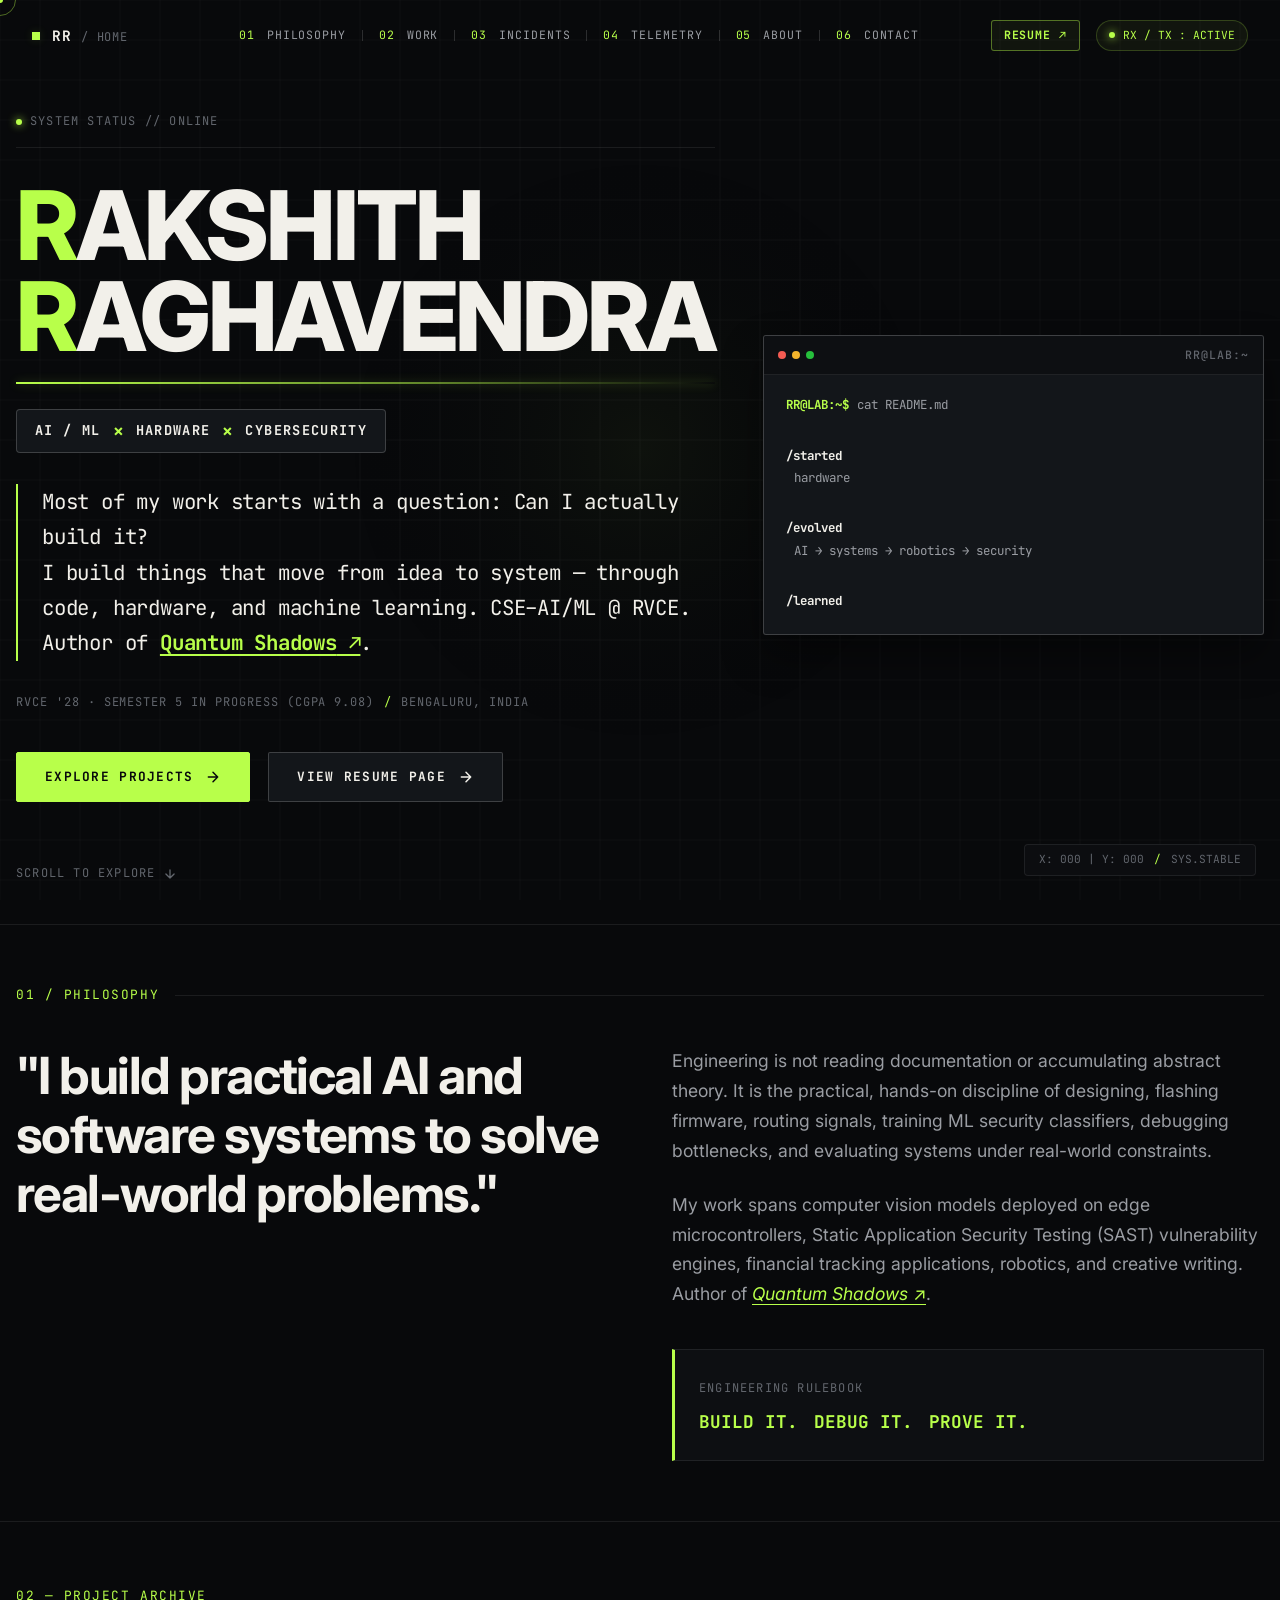
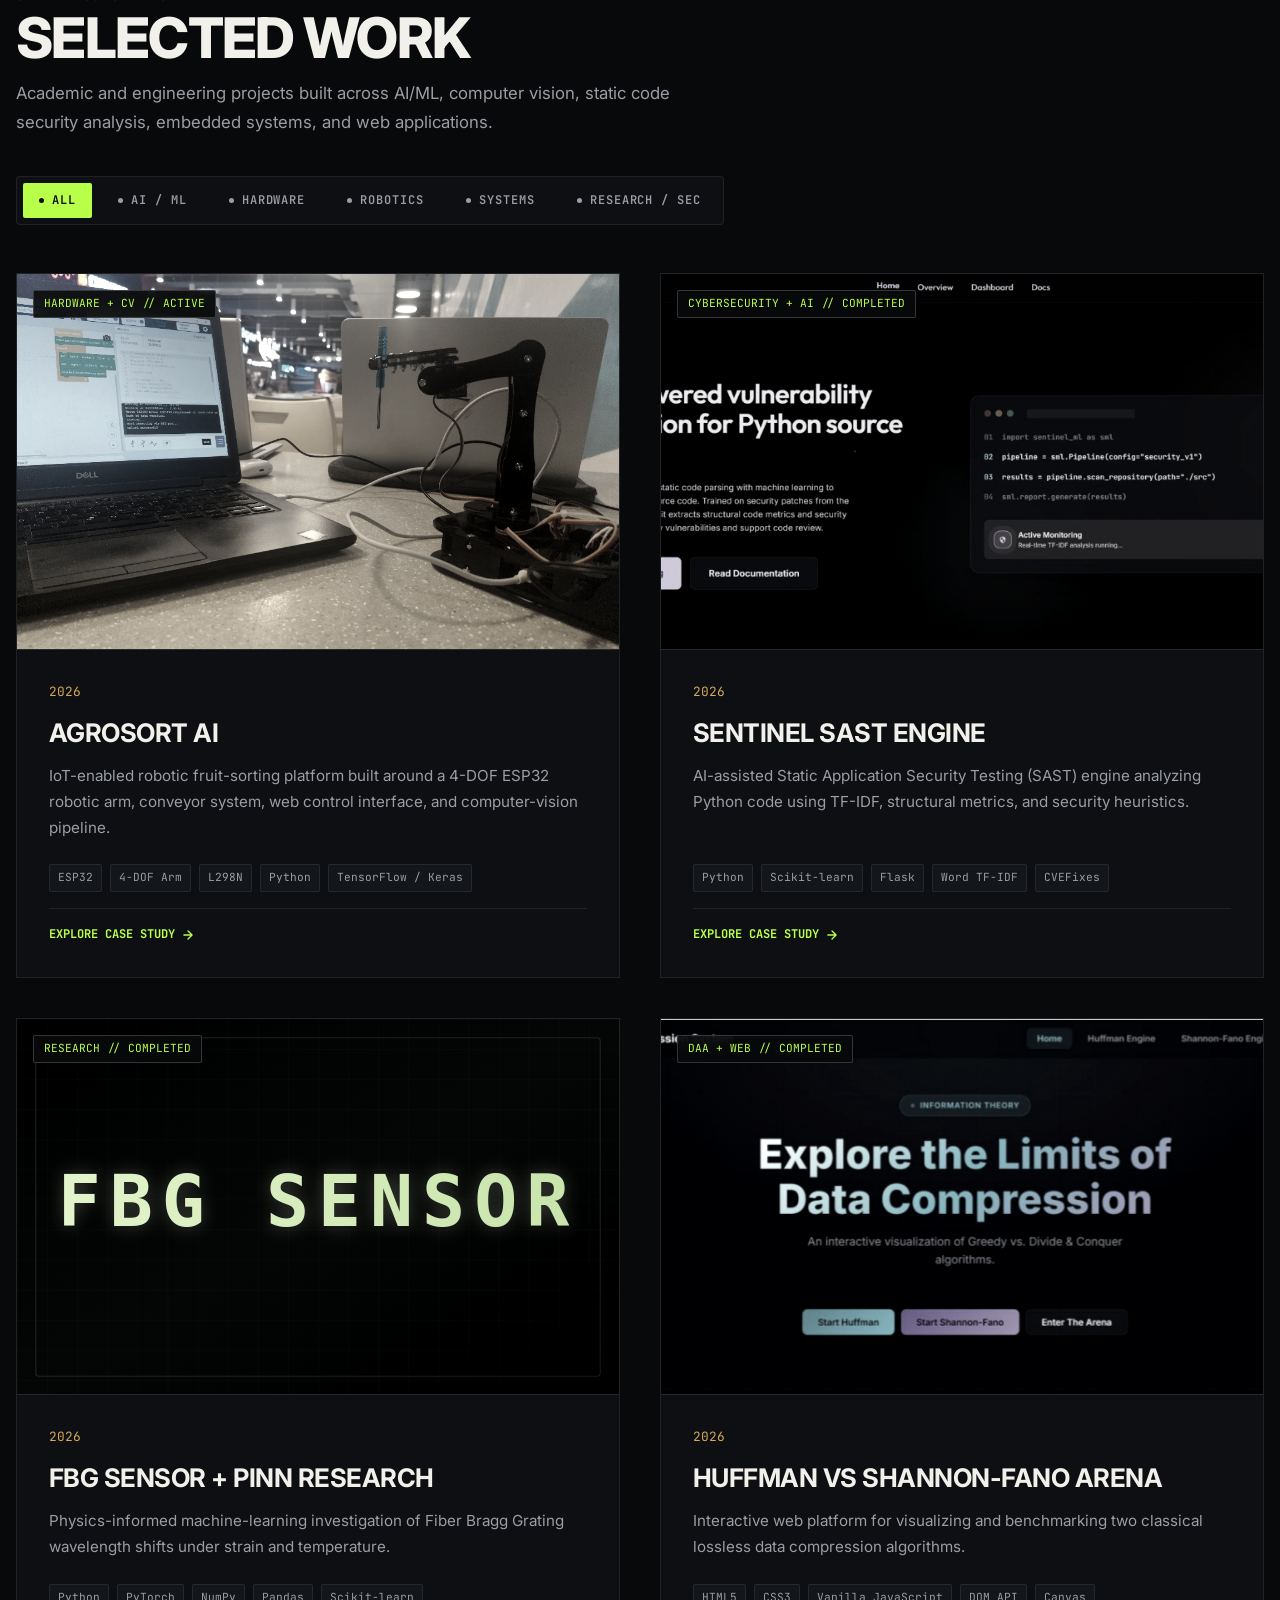
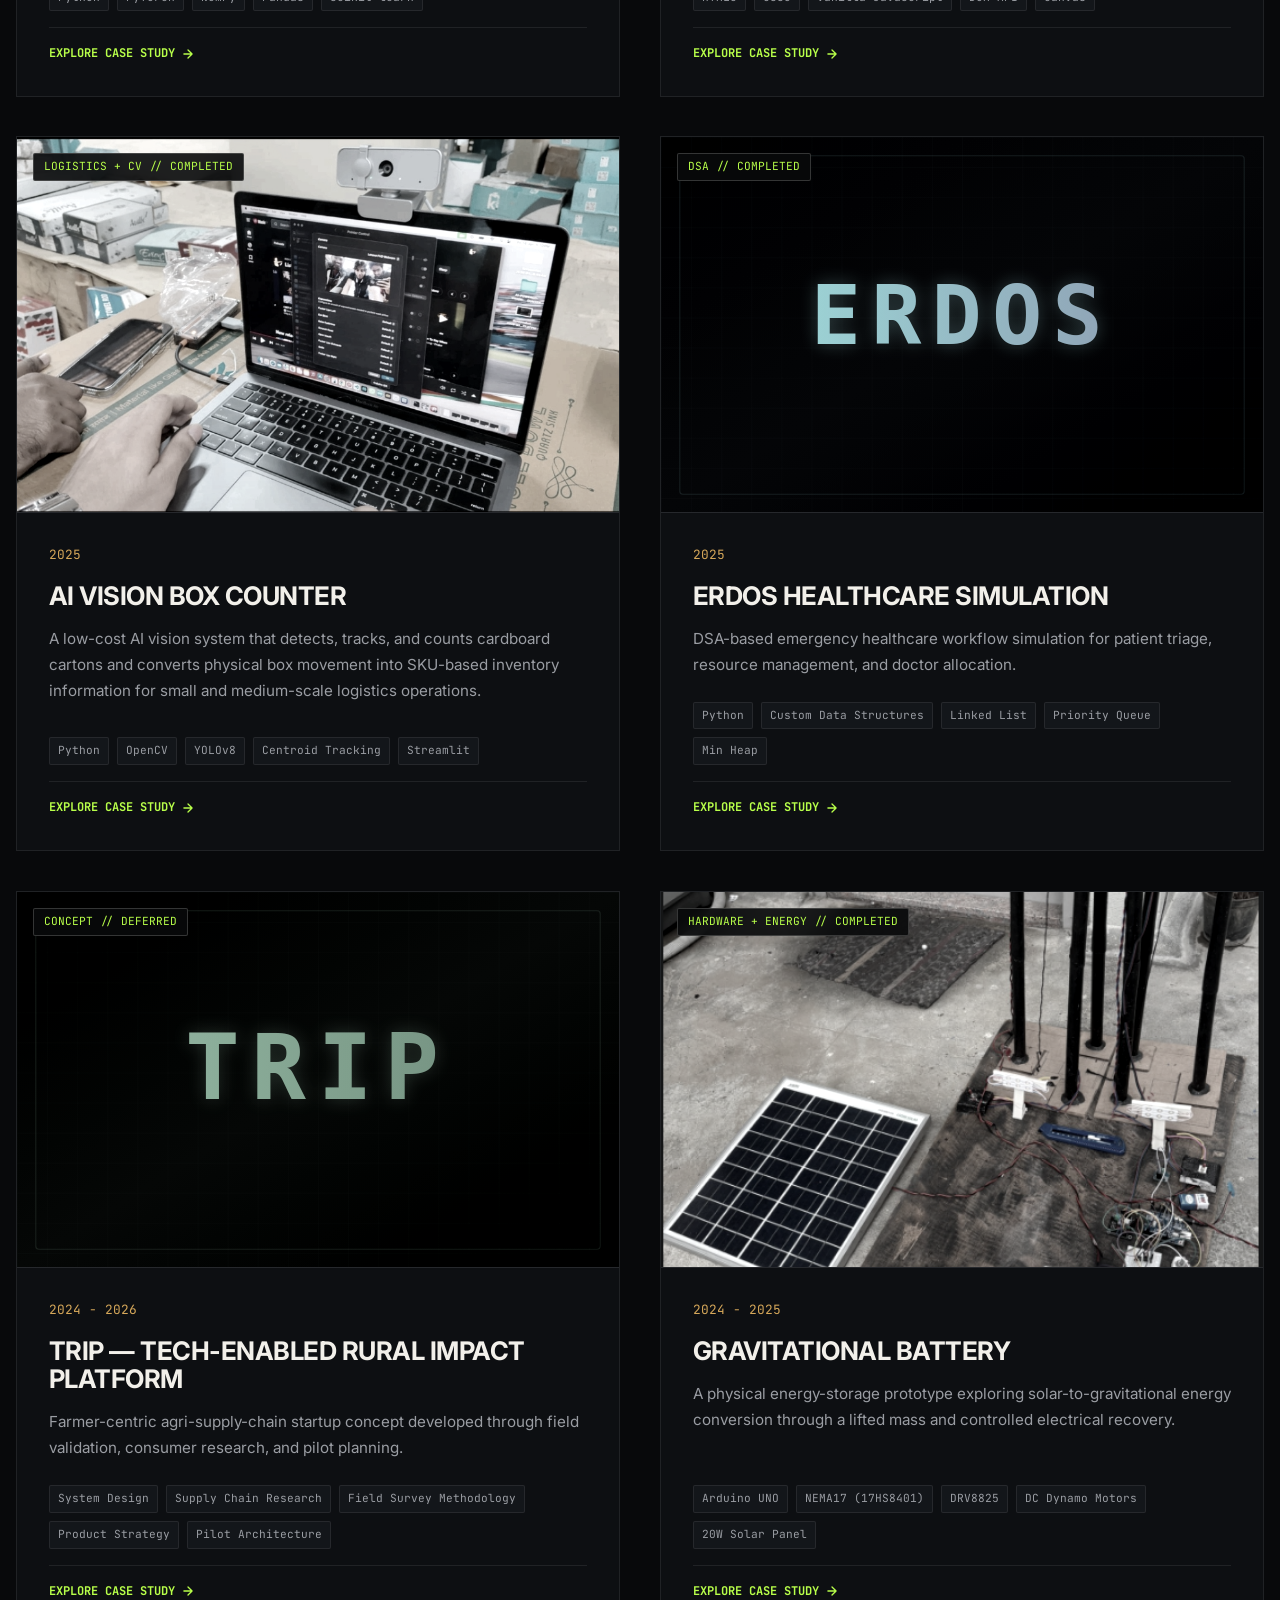
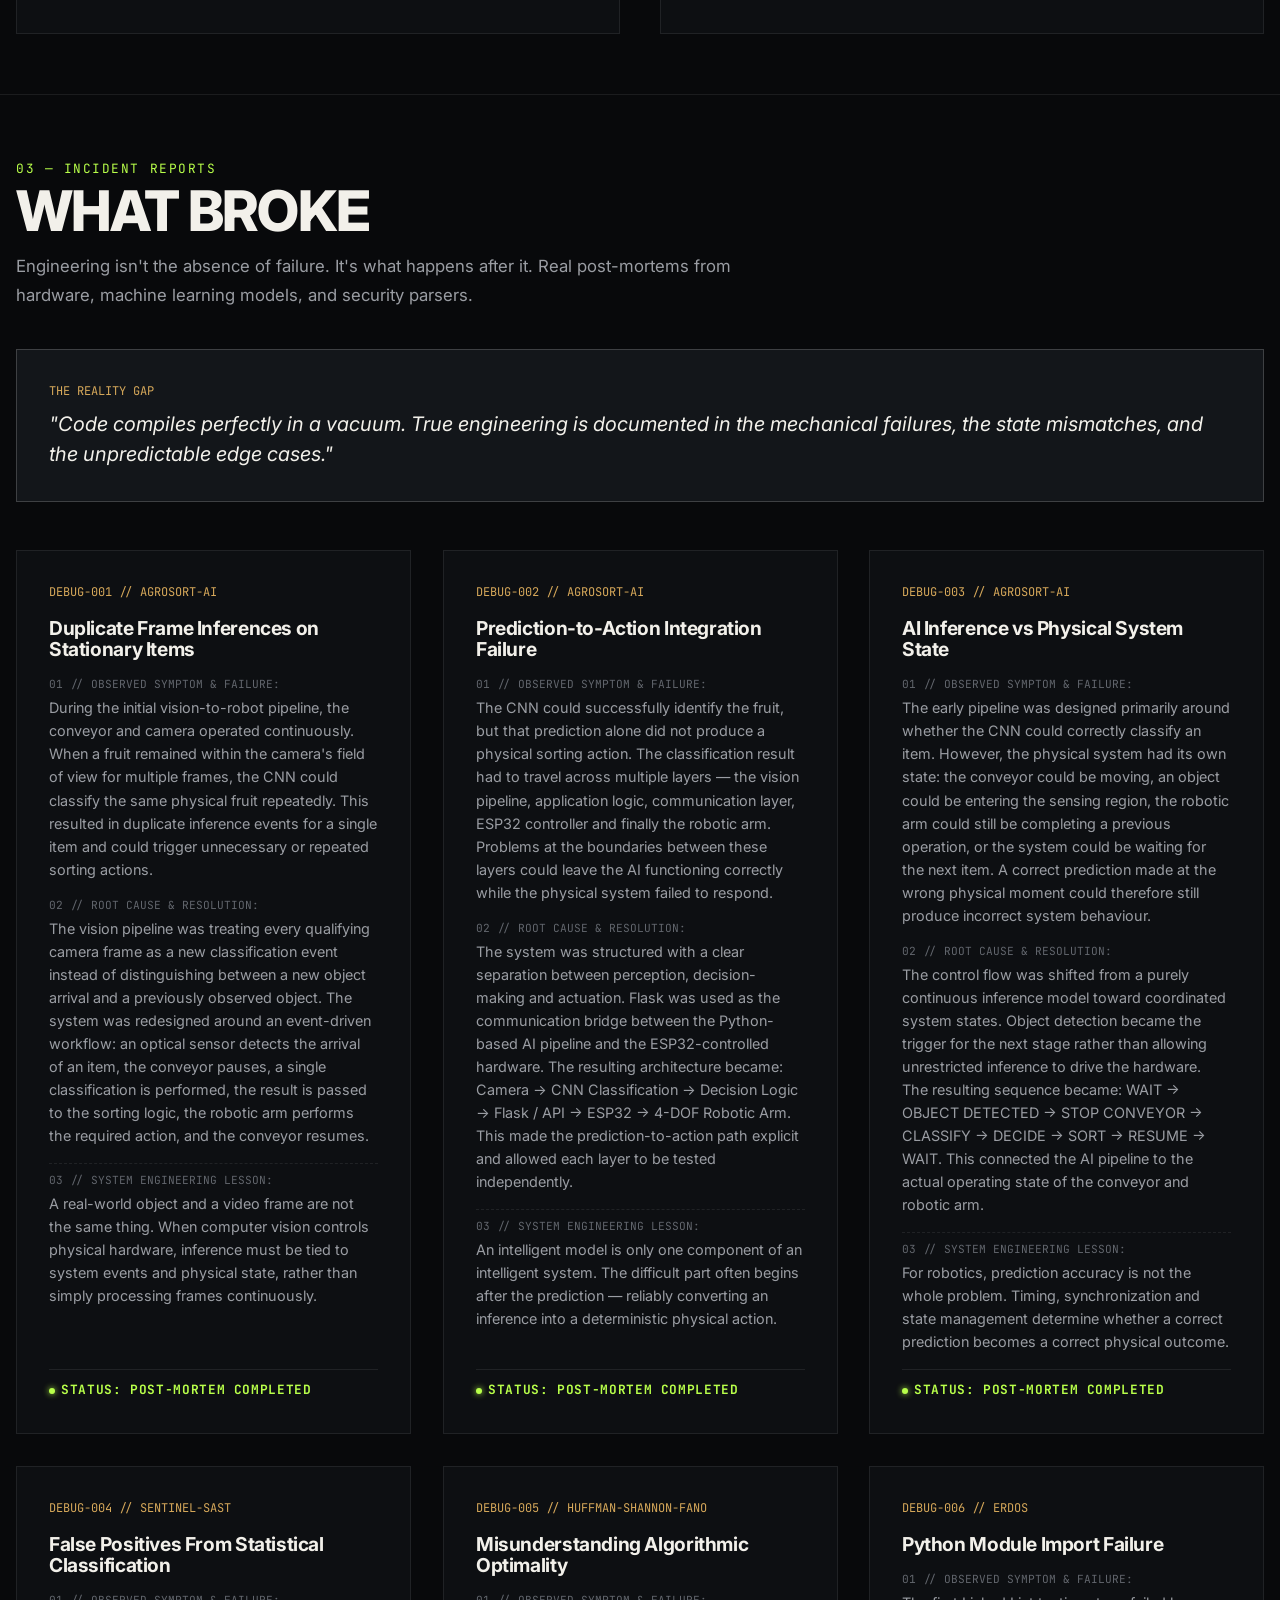
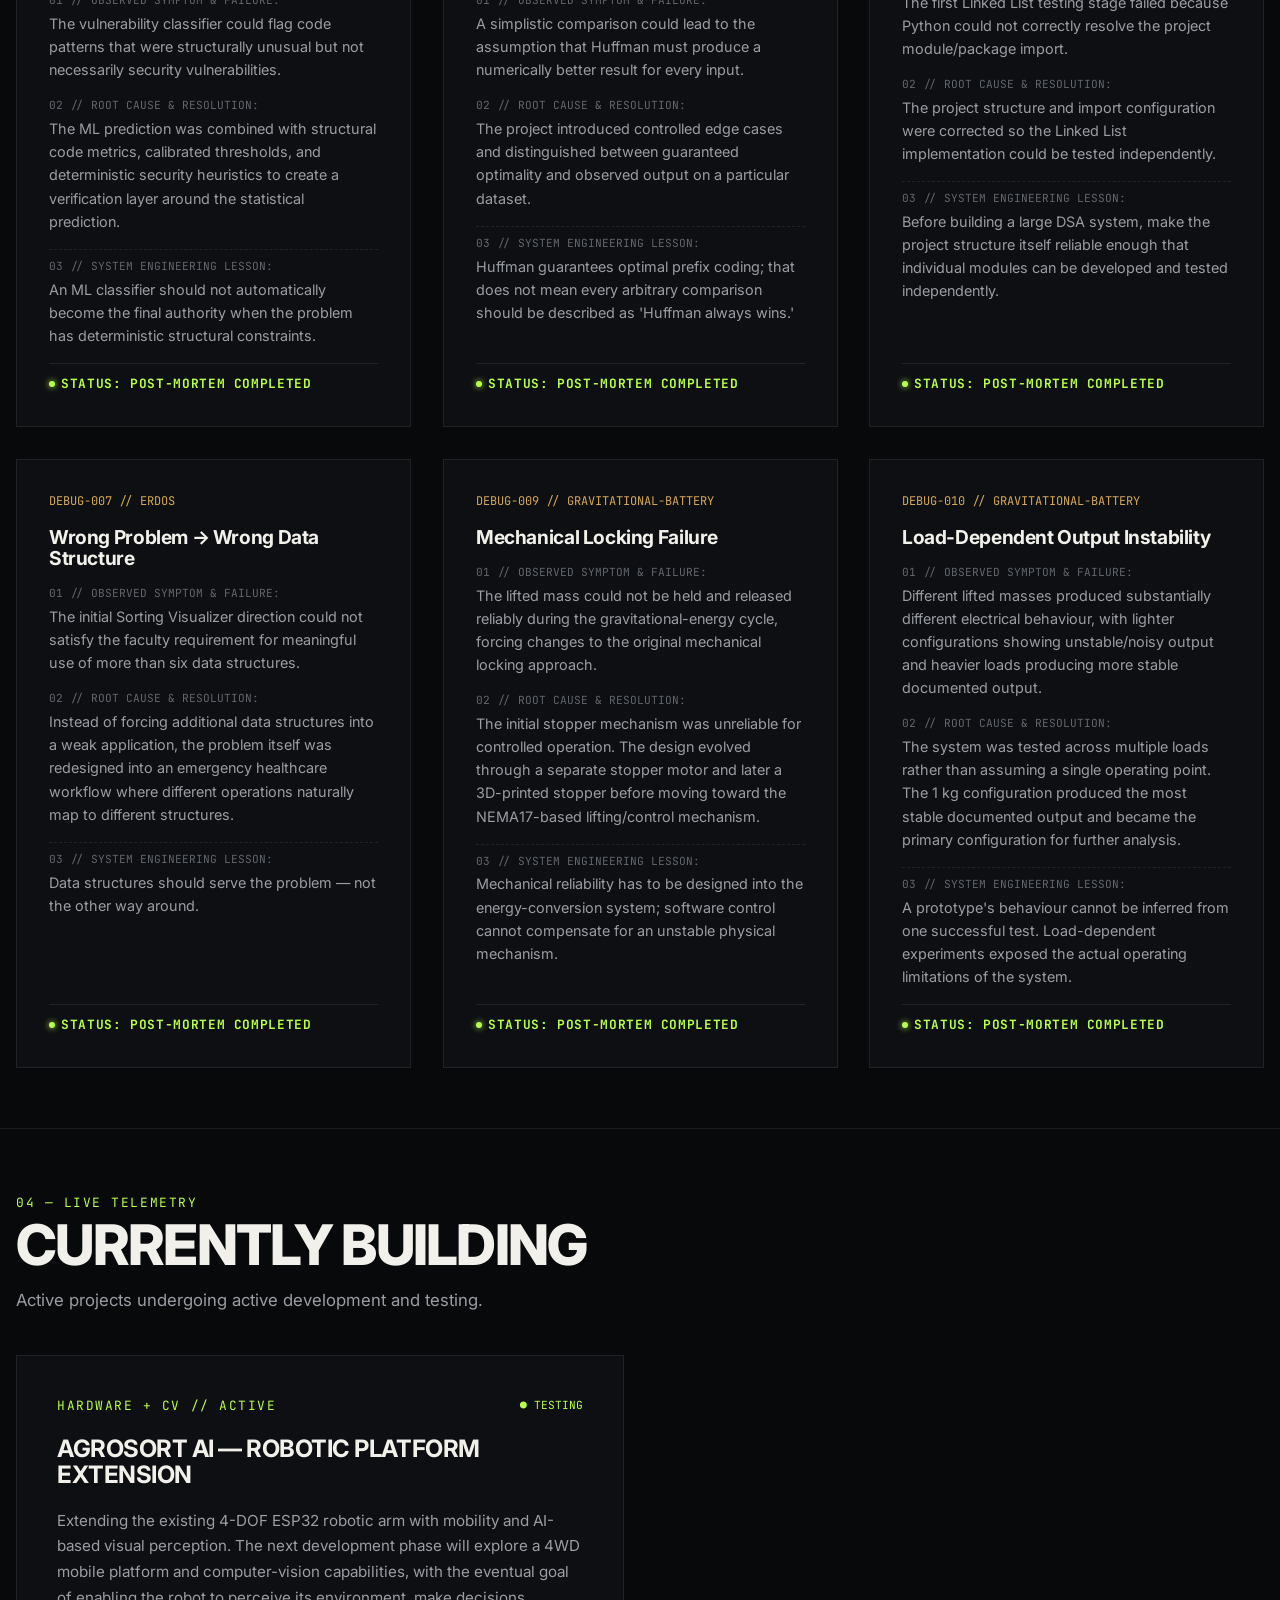
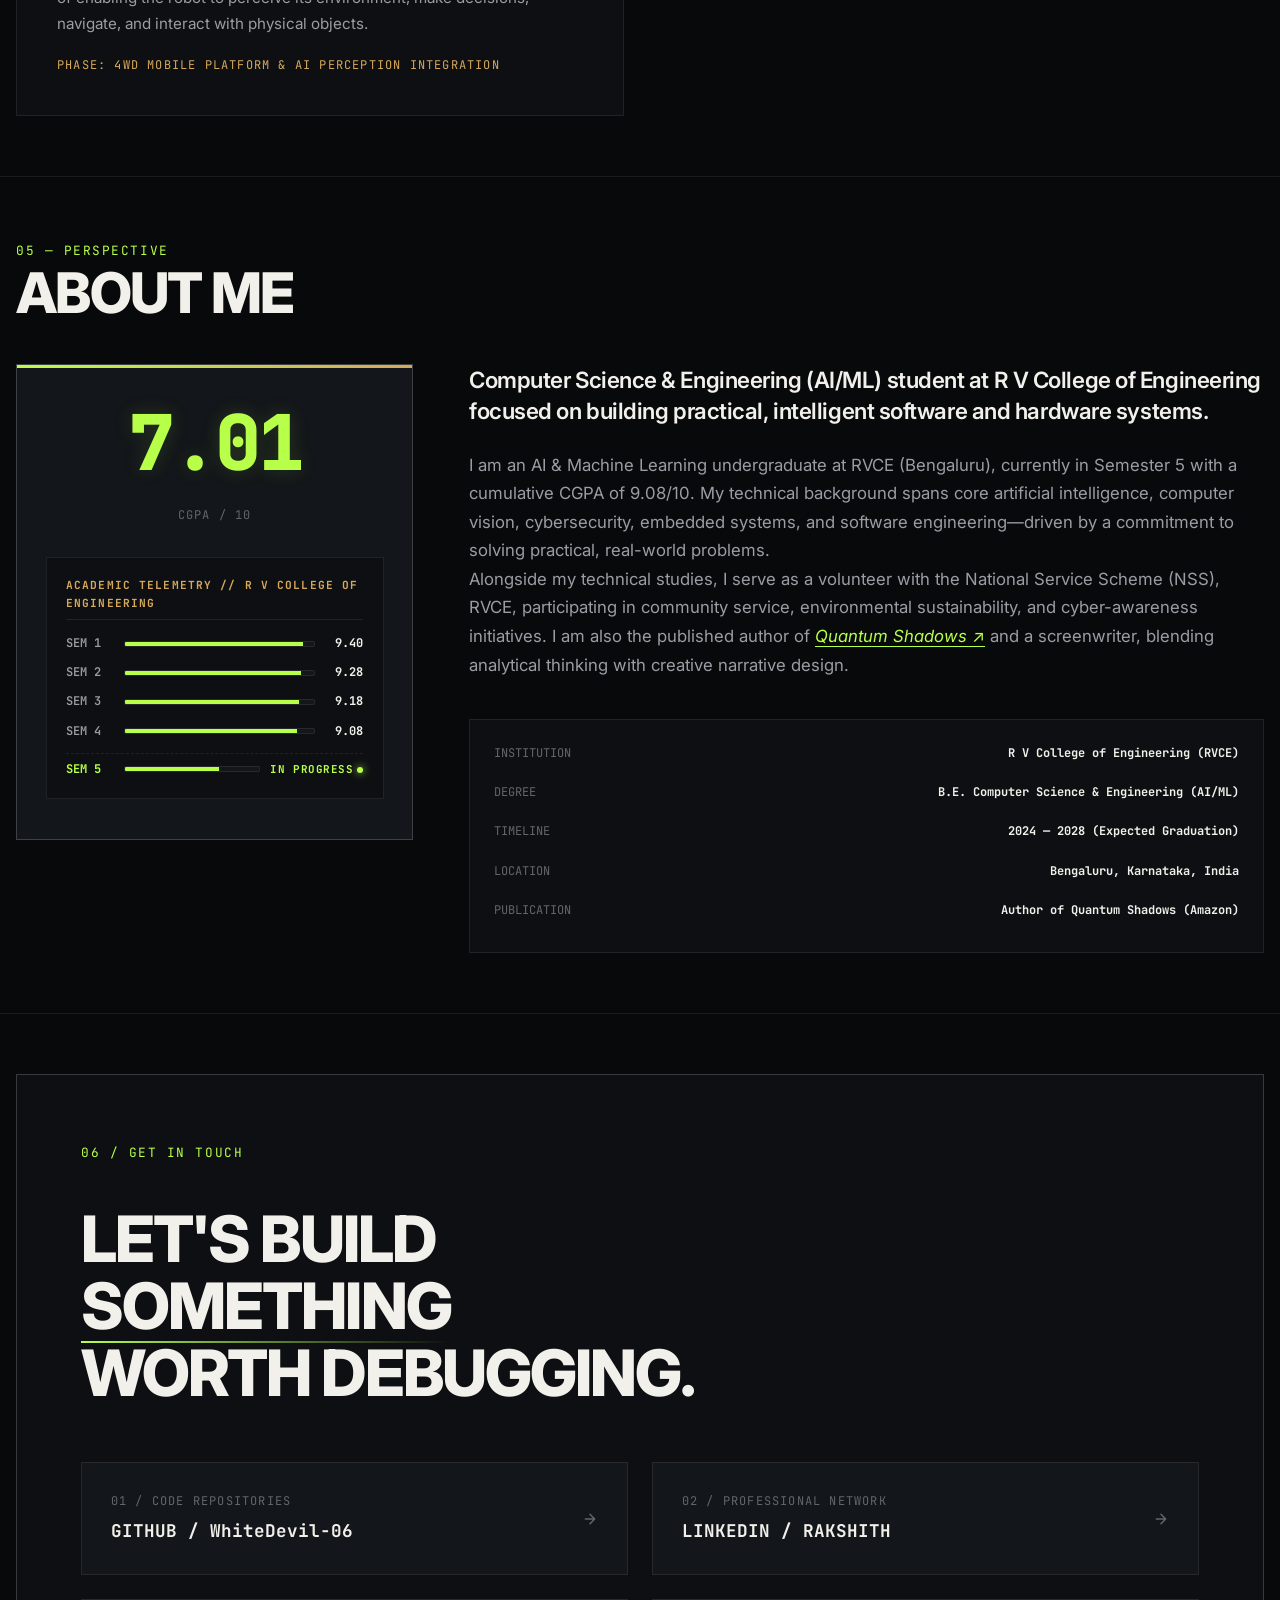
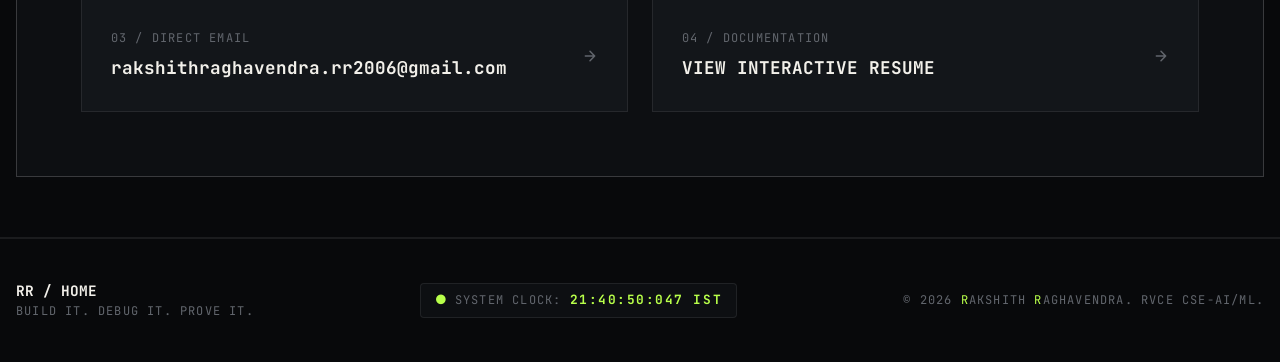
<file: index.html>
<!DOCTYPE html>
<html lang="en">
<head>
    <meta charset="UTF-8">
    <meta name="viewport" content="width=1200">
    <title>Rakshith Raghavendra — Portfolio</title>
    <meta name="description" content="Engineering portfolio of Rakshith Raghavendra. CSE-AI/ML student at RVCE (CGPA: 9.08/10, Semester 5) building intelligent systems at the intersection of AI/ML, computer vision, cybersecurity, and robotics. Published author of Quantum Shadows.">
    <meta name="keywords" content="Rakshith Raghavendra, RVCE, AI/ML, Computer Vision, Cybersecurity, ESP32, SAST, AgroSort AI, Sentinel Engine, Quantum Shadows, Portfolio">
    <meta name="author" content="Rakshith Raghavendra">

    <!-- Google Fonts -->
    <link rel="preconnect" href="https://fonts.googleapis.com">
    <link rel="preconnect" href="https://fonts.gstatic.com" crossorigin>
    <link href="https://fonts.googleapis.com/css2?family=Inter:wght@300;400;500;600;700;800&family=JetBrains+Mono:wght@300;400;500;700&display=swap" rel="stylesheet">

    <!-- Site Favicon / Logo -->
    <link rel="icon" type="image/svg+xml" href="assets/favicon.svg">

    <!-- CSS Stylesheet -->
    <link rel="stylesheet" href="css/style.css">
</head>
<body>
    <!-- Canvas Technical Grid & Coordinate Layer -->
    <canvas id="grid-canvas"></canvas>

    <!-- Custom Technical Dual Cursor -->
    <div class="cursor-dot" id="cursor-dot" aria-hidden="true"></div>
    <div class="cursor-ring" id="cursor-ring" aria-hidden="true"></div>

    <!-- Live Coordinate & Grid Overlay (Desktop Only) -->
    <div class="grid-hud" aria-hidden="true">
        <span id="hud-coords">X: 000 | Y: 000</span>
        <span class="hud-divider">/</span>
        <span id="hud-status">SYS.STABLE</span>
    </div>

    <!-- Sticky Global Navigation -->
    <header class="site-header" id="header">
        <div class="nav-container">
            <a href="#hero" class="nav-brand" aria-label="Rakshith Raghavendra Home">
                <span class="brand-square"></span>
                <span class="brand-text">RR <span class="brand-sub">/ HOME</span></span>
            </a>

            <nav class="nav-menu" id="nav-menu" aria-label="Primary Navigation">
                <ul class="nav-list">
                    <li><a href="#manifesto" class="nav-link"><span class="nav-num">01</span> PHILOSOPHY</a></li>
                    <li><a href="#work" class="nav-link"><span class="nav-num">02</span> WORK</a></li>
                    <li><a href="#failures" class="nav-link"><span class="nav-num">03</span> INCIDENTS</a></li>
                    <li><a href="#building" class="nav-link"><span class="nav-num">04</span> TELEMETRY</a></li>
                    <li><a href="#about" class="nav-link"><span class="nav-num">05</span> ABOUT</a></li>
                    <li><a href="#contact" class="nav-link"><span class="nav-num">06</span> CONTACT</a></li>
                </ul>
            </nav>

            <div class="nav-right">
                <a href="resume.html" class="nav-resume-btn">
                    <span>RESUME ↗</span>
                </a>
                <div class="status-badge" title="Current operational status">
                    <span class="status-dot"></span>
                    <span class="status-text">RX / TX : ACTIVE</span>
                </div>
                <button class="mobile-toggle" id="mobile-toggle" aria-label="Toggle Navigation Menu" aria-expanded="false">
                    <span class="burger-bar"></span>
                    <span class="burger-bar"></span>
                </button>
            </div>
        </div>
    </header>

    <!-- Mobile Navigation Overlay -->
    <div class="mobile-nav-overlay" id="mobile-nav-overlay" aria-hidden="true">
        <div class="mobile-nav-content">
            <div class="mobile-nav-header">
                <span class="brand-text">RR / NAV</span>
                <button class="mobile-close" id="mobile-close" aria-label="Close menu">&times;</button>
            </div>
            <ul class="mobile-nav-list">
                <li><a href="#manifesto" class="mobile-link">01 / PHILOSOPHY</a></li>
                <li><a href="#work" class="mobile-link">02 / WORK</a></li>
                <li><a href="#failures" class="mobile-link">03 / INCIDENTS</a></li>
                <li><a href="#building" class="mobile-link">04 / TELEMETRY</a></li>
                <li><a href="#about" class="mobile-link">05 / ABOUT</a></li>
                <li><a href="#contact" class="mobile-link">06 / CONTACT</a></li>
                <li><a href="resume.html" class="mobile-link" style="color:var(--accent);">07 / RESUME PAGE →</a></li>
            </ul>
            <div class="mobile-nav-footer">
                <span class="mono-label">SYS.STATUS: ONLINE</span>
                <span class="mono-label">RVCE · CGPA 9.08/10 (SEM 5)</span>
            </div>
        </div>
    </div>

    <main id="main-content">
        <!-- HERO SECTION -->
        <section class="hero-section" id="hero">
            <div class="hero-container container">
                <div class="hero-layout-grid">
                    <!-- Left Hero Content (Preserved 100%) -->
                    <div class="hero-left-content">
                        <div class="hero-top-strip reveal-element">
                            <div class="sys-tag">
                                <span class="sys-dot"></span>
                                <span class="mono-label">SYSTEM STATUS // ONLINE</span>
                            </div>
                        </div>

                        <div class="hero-main-title reveal-element">
                            <h1 class="hero-name" data-reveal="stagger">
                                <span class="name-line"><span class="text-accent">R</span>AKSHITH</span>
                                <span class="name-line"><span class="text-accent">R</span>AGHAVENDRA</span>
                            </h1>
                            <div class="hero-accent-line"></div>
                        </div>

                        <div class="hero-statement-strip reveal-element">
                            <div class="domain-pills">
                                <span class="pill">AI / ML</span>
                                <span class="pill-divider">×</span>
                                <span class="pill">HARDWARE</span>
                                <span class="pill-divider">×</span>
                                <span class="pill">CYBERSECURITY</span>
                            </div>
                        </div>

                        <div class="hero-narrative reveal-element">
                            <p class="lead-text">
                                Most of my work starts with a question: Can I actually build it?<br>
                                I build things that move from idea to system — through code, hardware, and machine learning. CSE–AI/ML @ RVCE. Author of <a href="https://amzn.in/d/00oqmYEr" target="_blank" rel="noopener noreferrer" class="book-link"><em>Quantum Shadows</em> ↗</a>.
                            </p>
                        </div>

                        <div class="hero-metadata-strip reveal-element">
                            <span class="meta-item">RVCE '28 · SEMESTER 5 IN PROGRESS (CGPA 9.08)</span>
                            <span class="meta-sep">/</span>
                            <span class="meta-item">BENGALURU, INDIA</span>
                        </div>

                        <div class="hero-cta-group reveal-element">
                            <a href="#work" class="btn btn-primary magnetic-btn">
                                <span>EXPLORE PROJECTS</span>
                                <svg class="btn-arrow" width="16" height="16" viewBox="0 0 16 16" fill="none"><path d="M3.33337 8H12.6667M12.6667 8L8.00004 3.33334M12.6667 8L8.00004 12.6667" stroke="currentColor" stroke-width="1.5" stroke-linecap="round" stroke-linejoin="round"/></svg>
                            </a>
                            <a href="resume.html" class="btn btn-secondary magnetic-btn">
                                <span>VIEW RESUME PAGE</span>
                                <svg class="btn-arrow" width="16" height="16" viewBox="0 0 16 16" fill="none"><path d="M3.33337 8H12.6667M12.6667 8L8.00004 3.33334M12.6667 8L8.00004 12.6667" stroke="currentColor" stroke-width="1.5" stroke-linecap="round" stroke-linejoin="round"/></svg>
                            </a>
                        </div>
                    </div>

                    <!-- Right Hero Content: Living Engineering Lab Terminal Visual -->
                    <div class="hero-right-content reveal-element">
                        <div class="hero-terminal-window" id="hero-terminal">
                            <div class="terminal-header">
                                <div class="terminal-controls">
                                    <span class="control-dot"></span>
                                    <span class="control-dot"></span>
                                    <span class="control-dot"></span>
                                </div>
                                <div class="terminal-title">RR@LAB:~</div>
                            </div>
                            <div class="terminal-body" id="terminal-body">
                                <!-- Data-driven typewriter output will render here -->
                            </div>
                        </div>
                    </div>
                </div>

                <div class="hero-scroll-indicator reveal-element">
                    <a href="#manifesto" class="scroll-link" aria-label="Scroll to Manifesto">
                        <span class="mono-label">SCROLL TO EXPLORE</span>
                        <svg class="scroll-arrow" width="14" height="14" viewBox="0 0 16 16" fill="none"><path d="M8 3.33337V12.6667M8 12.6667L12.6667 8.00004M8 12.6667L3.33334 8.00004" stroke="currentColor" stroke-width="1.5" stroke-linecap="round" stroke-linejoin="round"/></svg>
                    </a>
                </div>
            </div>
        </section>

        <!-- MANIFESTO / INTRO SECTION -->
        <section class="manifesto-section section-padding" id="manifesto">
            <div class="container">
                <div class="section-label reveal-element">
                    <span class="mono-accent">01 / PHILOSOPHY</span>
                    <span class="label-line"></span>
                </div>

                <div class="manifesto-grid">
                    <div class="manifesto-left reveal-element">
                        <h2 class="editorial-statement">
                            "I build practical AI and software systems to solve real-world problems."
                        </h2>
                    </div>

                    <div class="manifesto-right reveal-element">
                        <p class="manifesto-paragraph">
                            Engineering is not reading documentation or accumulating abstract theory. It is the practical, hands-on discipline of designing, flashing firmware, routing signals, training ML security classifiers, debugging bottlenecks, and evaluating systems under real-world constraints.
                        </p>
                        <p class="manifesto-paragraph">
                            My work spans computer vision models deployed on edge microcontrollers, Static Application Security Testing (SAST) vulnerability engines, financial tracking applications, robotics, and creative writing. Author of <a href="https://amzn.in/d/00oqmYEr" target="_blank" rel="noopener noreferrer" class="book-link"><em>Quantum Shadows</em> ↗</a>.
                        </p>

                        <div class="manifesto-quote-card">
                            <div class="quote-header">
                                <span class="mono-label">ENGINEERING RULEBOOK</span>
                            </div>
                            <div class="quote-body">
                                <span class="accent-text">BUILD IT.</span>
                                <span class="accent-text">DEBUG IT.</span>
                                <span class="accent-text">PROVE IT.</span>
                            </div>
                        </div>
                    </div>
                </div>
            </div>
        </section>

        <!-- FEATURED PROJECTS SECTION -->
        <section class="projects-section section-padding" id="work">
            <div class="container">
                <div class="section-header reveal-element">
                    <div class="header-titles">
                        <span class="mono-accent">02 — PROJECT ARCHIVE</span>
                        <h2 class="section-title">SELECTED WORK</h2>
                    </div>
                    <p class="header-desc">
                        Academic and engineering projects built across AI/ML, computer vision, static code security analysis, embedded systems, and web applications.
                    </p>
                </div>

                <!-- Project Filter System -->
                <div class="filter-wrapper reveal-element">
                    <div class="filter-bar" id="project-filters" role="tablist" aria-label="Filter projects by domain">
                        <button class="filter-btn active" data-filter="all" role="tab" aria-selected="true">
                            <span class="filter-indicator"></span> ALL
                        </button>
                        <button class="filter-btn" data-filter="ai-ml" role="tab" aria-selected="false">
                            <span class="filter-indicator"></span> AI / ML
                        </button>
                        <button class="filter-btn" data-filter="hardware" role="tab" aria-selected="false">
                            <span class="filter-indicator"></span> HARDWARE
                        </button>
                        <button class="filter-btn" data-filter="robotics" role="tab" aria-selected="false">
                            <span class="filter-indicator"></span> ROBOTICS
                        </button>
                        <button class="filter-btn" data-filter="systems" role="tab" aria-selected="false">
                            <span class="filter-indicator"></span> SYSTEMS
                        </button>
                        <button class="filter-btn" data-filter="research" role="tab" aria-selected="false">
                            <span class="filter-indicator"></span> RESEARCH / SEC
                        </button>
                    </div>
                </div>

                <!-- Projects Dynamic Grid -->
                <div class="projects-grid" id="projects-grid">
                    <!-- Populated dynamically via JS -->
                </div>
            </div>
        </section>

        <!-- PROJECT DETAIL MODAL CONTAINER -->
        <div class="project-modal" id="project-modal" aria-hidden="true" role="dialog" aria-labelledby="modal-title">
            <div class="modal-backdrop" id="modal-backdrop"></div>
            <div class="modal-wrapper">
                <div class="modal-window">
                    <button class="modal-close-btn" id="modal-close-btn" aria-label="Close modal dialog">&times;</button>
                    
                    <div class="modal-content" id="modal-content">
                        <!-- Dynamic modal payload inserted by JavaScript -->
                    </div>
                </div>
            </div>
        </div>

        <!-- WHAT BROKE / DEBUGGING SECTION -->
        <section class="failures-section section-padding" id="failures">
            <div class="container">
                <div class="section-header reveal-element">
                    <div class="header-titles">
                        <span class="mono-accent">03 — INCIDENT REPORTS</span>
                        <h2 class="section-title">WHAT BROKE</h2>
                    </div>
                    <p class="header-desc">
                        Engineering isn't the absence of failure. It's what happens after it. Real post-mortems from hardware, machine learning models, and security parsers.
                    </p>
                </div>

                <div class="failures-quote-banner reveal-element">
                    <div class="banner-tag">THE REALITY GAP</div>
                    <blockquote class="banner-text">
                        "Code compiles perfectly in a vacuum. True engineering is documented in the mechanical failures, the state mismatches, and the unpredictable edge cases."
                    </blockquote>
                </div>

                <div class="incidents-grid" id="incidents-grid">
                    <!-- Populated dynamically via JS -->
                </div>
            </div>
        </section>

        <!-- CURRENTLY BUILDING TELEMETRY -->
        <section class="building-section section-padding" id="building">
            <div class="container">
                <div class="section-header reveal-element">
                    <div class="header-titles">
                        <span class="mono-accent">04 — LIVE TELEMETRY</span>
                        <h2 class="section-title">CURRENTLY BUILDING</h2>
                    </div>
                    <p class="header-desc">
                        Active projects undergoing active development and testing.
                    </p>
                </div>

                <div class="telemetry-grid" id="building-grid">
                    <!-- Populated dynamically via JS from data/building.json -->
                </div>
            </div>
        </section>

        <!-- ABOUT SECTION -->
        <section class="about-section section-padding" id="about">
            <div class="container">
                <div class="section-header reveal-element">
                    <div class="header-titles">
                        <span class="mono-accent">05 — PERSPECTIVE</span>
                        <h2 class="section-title">ABOUT ME</h2>
                    </div>
                </div>

                <div class="about-grid">
                    <div class="about-left reveal-element">
                        <div class="about-num-badge">
                            <span class="big-num" id="cgpa-counter">0.00</span>
                            <span class="mono-label">CGPA / 10</span>

                            <!-- Semester Progression Telemetry Grid -->
                            <div class="sem-progression-box" id="sem-progression-box">
                                <!-- Populated dynamically via JS from data/about.json -->
                            </div>
                        </div>
                    </div>

                    <div class="about-right reveal-element">
                        <h3 class="about-tagline" id="about-tagline">
                            Computer Science & Engineering (AI/ML) student at R V College of Engineering focused on building practical, intelligent software and hardware systems.
                        </h3>
                        <div id="about-text-container">
                            <p class="about-text">
                                I am an AI & Machine Learning undergraduate at RVCE (Bengaluru), currently in Semester 5 with a cumulative CGPA of 9.08/10. My technical background spans core artificial intelligence, computer vision, cybersecurity, embedded systems, and software engineering—driven by a commitment to solving practical, real-world problems.
                            </p>
                            <p class="about-text">
                                Alongside my technical studies, I serve as a volunteer with the National Service Scheme (NSS), RVCE, participating in community service, environmental sustainability, and cyber-awareness initiatives. I am also the published author of <a href="https://www.amazon.in/dp/B0DNBKW61V" target="_blank" rel="noopener noreferrer" class="book-link"><em>Quantum Shadows</em> ↗</a> and a screenwriter, blending analytical thinking with creative narrative design.
                            </p>
                        </div>

                        <div class="about-metadata-box" id="about-metadata-box">
                            <!-- Populated dynamically via JS from data/about.json -->
                        </div>
                    </div>
                </div>
            </div>
        </section>

        <!-- CONTACT SECTION -->
        <section class="contact-section section-padding" id="contact">
            <div class="container">
                <div class="contact-card reveal-element">
                    <div class="contact-header">
                        <span class="mono-accent">06 / GET IN TOUCH</span>
                    </div>

                    <h2 class="contact-headline">
                        LET'S BUILD<br>
                        <span class="text-accent-gradient">SOMETHING</span><br>
                        WORTH DEBUGGING.
                    </h2>

                    <div class="contact-links-grid">
                        <a href="https://www.github.com/WhiteDevil-06/" target="_blank" rel="noopener noreferrer" class="contact-link-item magnetic-btn">
                            <div class="link-label">
                                <span class="mono-label">01 / CODE REPOSITORIES</span>
                                <span class="link-name">GITHUB / WhiteDevil-06</span>
                            </div>
                            <svg class="btn-arrow" width="16" height="16" viewBox="0 0 16 16" fill="none"><path d="M3.33337 8H12.6667M12.6667 8L8.00004 3.33334M12.6667 8L8.00004 12.6667" stroke="currentColor" stroke-width="1.5" stroke-linecap="round" stroke-linejoin="round"/></svg>
                        </a>
                        <a href="https://www.linkedin.com/in/rakshith-raghavendra-441b92315/" target="_blank" rel="noopener noreferrer" class="contact-link-item magnetic-btn">
                            <div class="link-label">
                                <span class="mono-label">02 / PROFESSIONAL NETWORK</span>
                                <span class="link-name">LINKEDIN / RAKSHITH</span>
                            </div>
                            <svg class="btn-arrow" width="16" height="16" viewBox="0 0 16 16" fill="none"><path d="M3.33337 8H12.6667M12.6667 8L8.00004 3.33334M12.6667 8L8.00004 12.6667" stroke="currentColor" stroke-width="1.5" stroke-linecap="round" stroke-linejoin="round"/></svg>
                        </a>
                        <a href="mailto:rakshithraghavendra.rr2006@gmail.com?subject=Inquiry%20%2F%20Collaboration%20%E2%80%94%20Rakshith%20Raghavendra&body=Hi%20Rakshith%2C%0A%0AI%20came%20across%20your%20engineering%20portfolio%20and%20would%20like%20to%20reach%20out%20regarding%20...%0A%0ABest%20regards%2C%0A%5BYour%20Name%5D" class="contact-link-item magnetic-btn">
                            <div class="link-label">
                                <span class="mono-label">03 / DIRECT EMAIL</span>
                                <span class="link-name">rakshithraghavendra.rr2006@gmail.com</span>
                            </div>
                            <svg class="btn-arrow" width="16" height="16" viewBox="0 0 16 16" fill="none"><path d="M3.33337 8H12.6667M12.6667 8L8.00004 3.33334M12.6667 8L8.00004 12.6667" stroke="currentColor" stroke-width="1.5" stroke-linecap="round" stroke-linejoin="round"/></svg>
                        </a>
                        <a href="resume.html" class="contact-link-item magnetic-btn" id="resume-link">
                            <div class="link-label">
                                <span class="mono-label">04 / DOCUMENTATION</span>
                                <span class="link-name">VIEW INTERACTIVE RESUME</span>
                            </div>
                            <svg class="btn-arrow" width="16" height="16" viewBox="0 0 16 16" fill="none"><path d="M3.33337 8H12.6667M12.6667 8L8.00004 3.33334M12.6667 8L8.00004 12.6667" stroke="currentColor" stroke-width="1.5" stroke-linecap="round" stroke-linejoin="round"/></svg>
                        </a>
                    </div>
                </div>
            </div>
        </section>
    </main>

    <!-- FOOTER -->
    <footer class="site-footer">
        <div class="container footer-container">
            <div class="footer-col-left">
                <div class="footer-brand">RR / HOME</div>
                <div class="footer-motto mono-label">BUILD IT. DEBUG IT. PROVE IT.</div>
            </div>

            <div class="footer-col-center">
                <div class="live-clock-box">
                    <span class="clock-icon">●</span>
                    <span class="mono-label">SYSTEM CLOCK:</span>
                    <span id="live-clock" class="mono-accent font-bold">00:00:00:000 IST</span>
                </div>
            </div>

            <div class="footer-col-right">
                <div class="footer-copy mono-label">
                    © 2026 <span class="text-accent">R</span>AKSHITH <span class="text-accent">R</span>AGHAVENDRA. RVCE CSE-AI/ML.
                </div>
            </div>
        </div>
    </footer>

    <!-- Project Detail Modal Overlay -->
    <div class="project-modal" id="project-modal" aria-hidden="true">
        <div class="modal-backdrop" id="modal-backdrop"></div>
        <div class="modal-wrapper">
            <div class="modal-window">
                <button class="modal-close-btn" id="modal-close-btn" aria-label="Close modal">&times;</button>
                <div class="modal-content" id="modal-content">
                    <!-- Populated dynamically via JS -->
                </div>
            </div>
        </div>
    </div>

    <!-- JavaScript Application Logic -->
    <script src="js/data-loader.js"></script>
    <script src="js/script.js"></script>
</body>
</html>
</file>
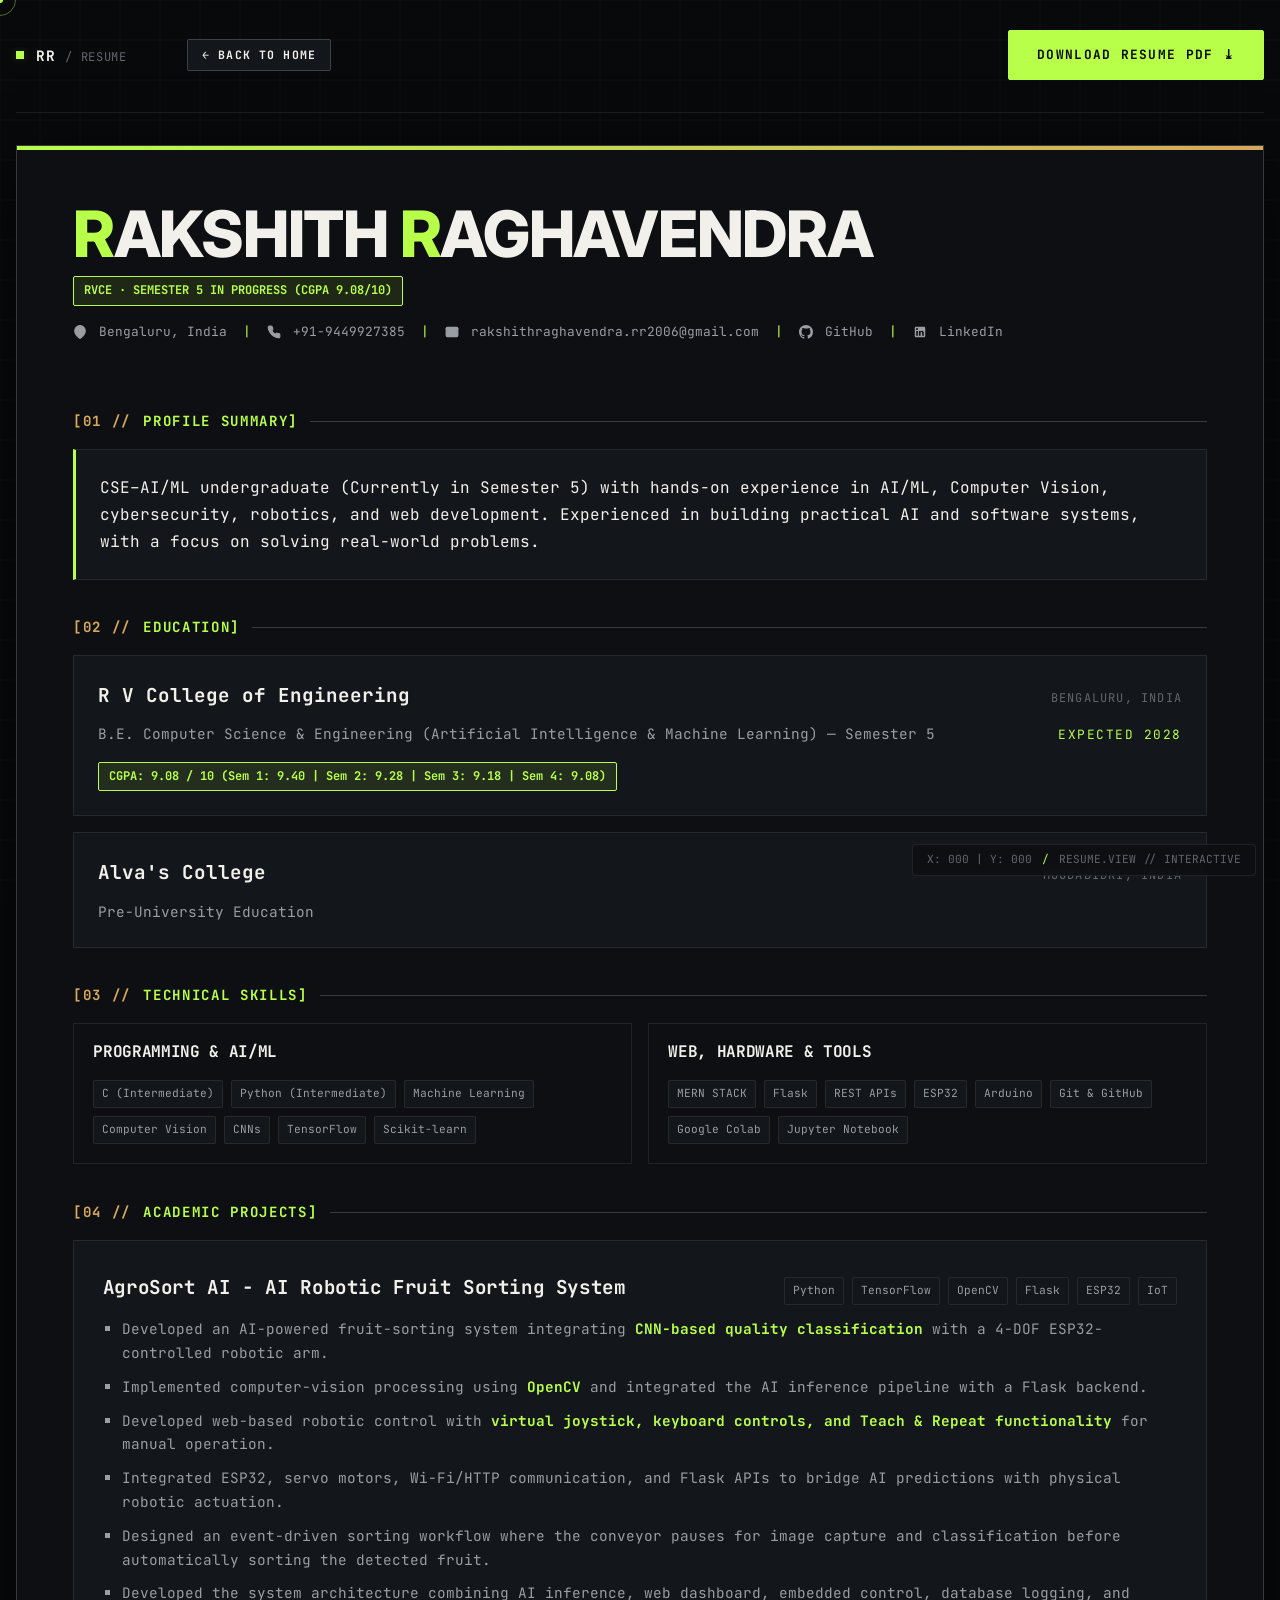
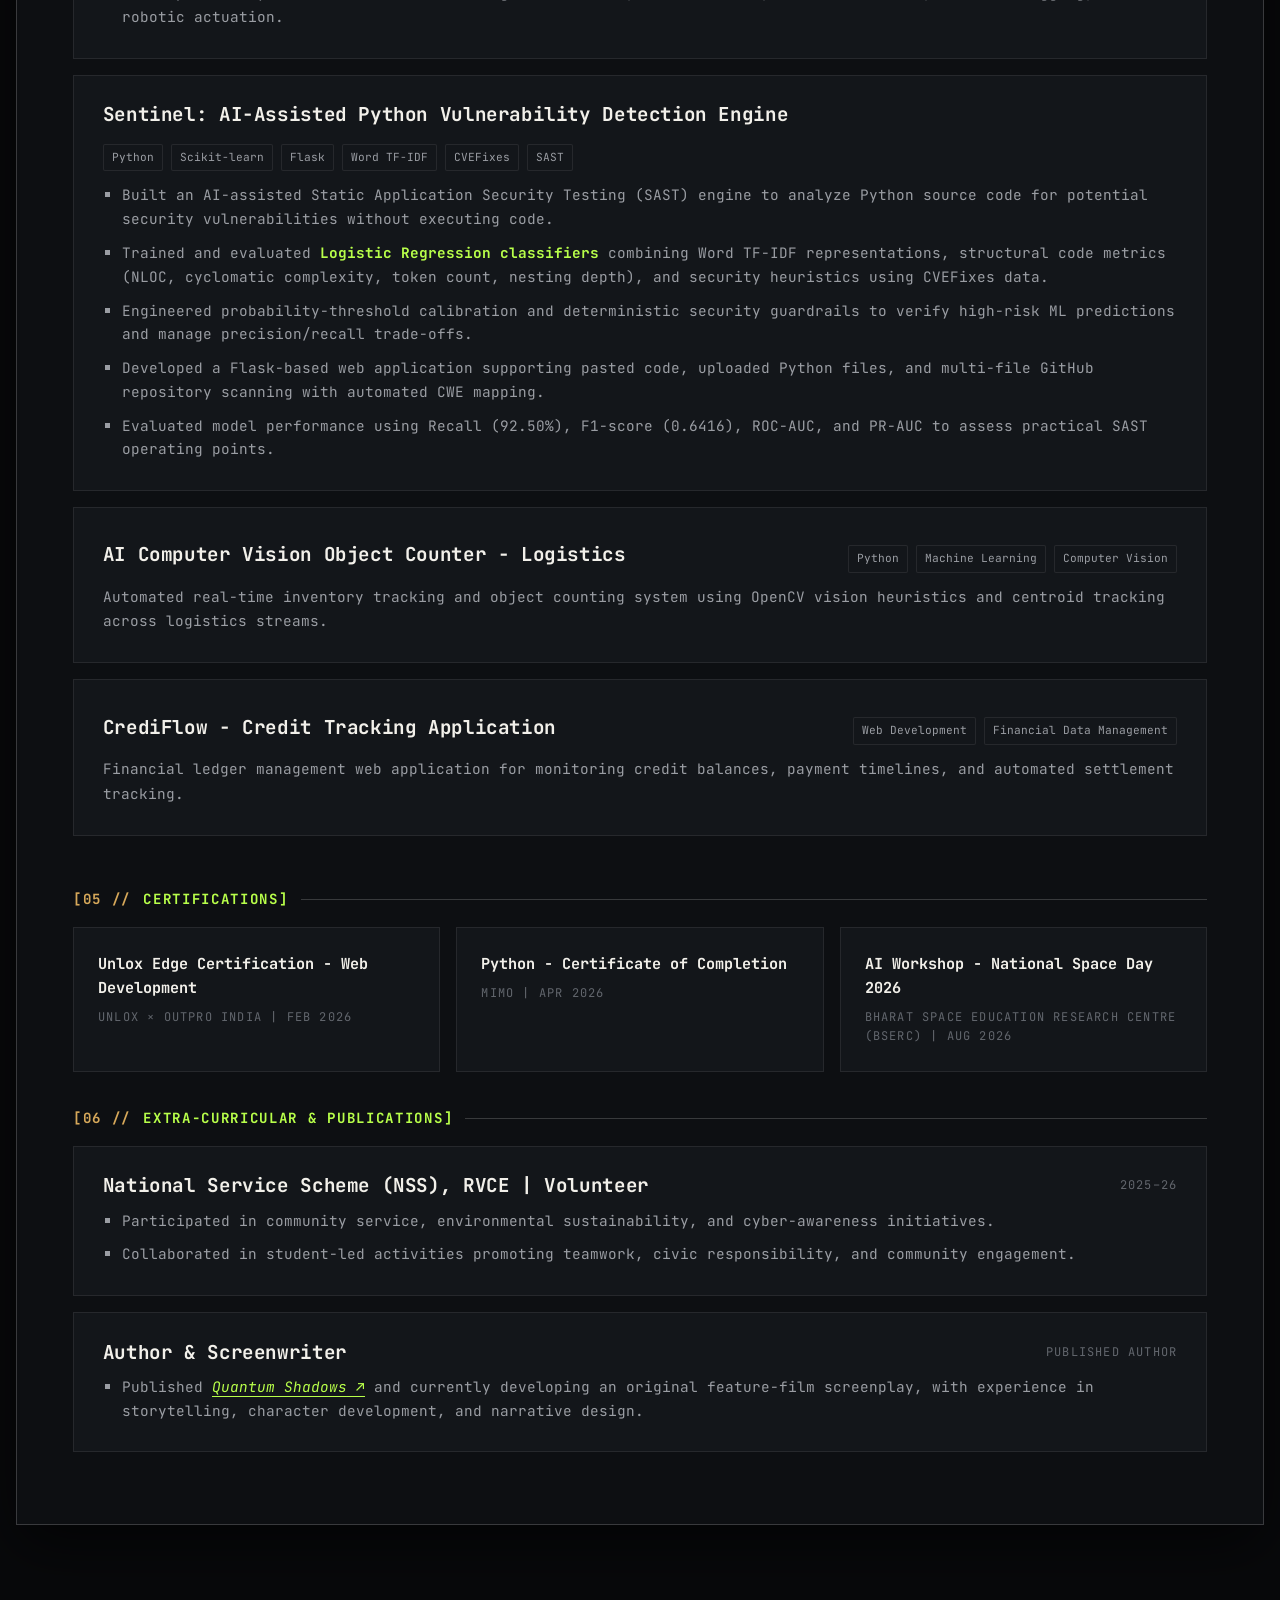
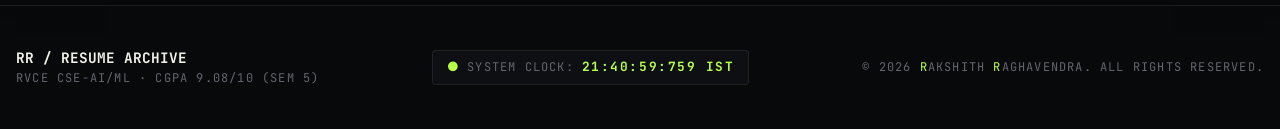
<file: resume.html>
<!DOCTYPE html>
<html lang="en">
<head>
    <meta charset="UTF-8">
    <meta name="viewport" content="width=1200">
    <title>Rakshith Raghavendra — Interactive Engineering Resume</title>
    <meta name="description" content="Official Engineering Resume of Rakshith Raghavendra. CSE-AI/ML Student at RVCE (CGPA: 9.08/10, Semester 5). AI/ML, Computer Vision, Cybersecurity, Embedded Systems & Robotics.">

    <!-- Google Fonts -->
    <link rel="preconnect" href="https://fonts.googleapis.com">
    <link rel="preconnect" href="https://fonts.gstatic.com" crossorigin>
    <link href="https://fonts.googleapis.com/css2?family=Inter:wght@300;400;500;600;700;800&family=JetBrains+Mono:wght@300;400;500;700&display=swap" rel="stylesheet">

    <!-- Site Favicon / Logo -->
    <link rel="icon" type="image/svg+xml" href="assets/favicon.svg">

    <!-- CSS Stylesheet -->
    <link rel="stylesheet" href="css/style.css">
</head>
<body>
    <!-- Canvas Technical Grid & Coordinate Layer -->
    <canvas id="grid-canvas"></canvas>

    <!-- Custom Technical Dual Cursor -->
    <div class="cursor-dot" id="cursor-dot" aria-hidden="true"></div>
    <div class="cursor-ring" id="cursor-ring" aria-hidden="true"></div>

    <!-- Live Coordinate & Grid Overlay (Desktop Only) -->
    <div class="grid-hud" aria-hidden="true">
        <span id="hud-coords">X: 000 | Y: 000</span>
        <span class="hud-divider">/</span>
        <span id="hud-status">RESUME.VIEW // INTERACTIVE</span>
    </div>

    <main class="resume-page-wrapper">
        <div class="container">
            <!-- Header Action Toolbar -->
            <div class="resume-header-toolbar">
                <div style="display: flex; align-items: center; gap: 20px; flex-wrap: wrap;">
                    <a href="index.html" class="nav-brand" aria-label="Rakshith Raghavendra Home">
                        <span class="brand-square"></span>
                        <span class="brand-text">RR <span class="brand-sub">/ RESUME</span></span>
                    </a>
                    <a href="index.html" class="btn btn-secondary magnetic-btn" style="padding: 6px 14px; font-size: 0.72rem;">
                        <span>← BACK TO HOME</span>
                    </a>
                </div>

                <div class="resume-actions-group">
                    <a href="assets/resume_rr.pdf" download="Rakshith_Raghavendra_Resume.pdf" onclick="downloadResumePDF(event)" class="btn btn-primary magnetic-btn">
                        <span>DOWNLOAD RESUME PDF ⤓</span>
                    </a>
                </div>
            </div>

            <!-- Interactive Resume Sheet Container -->
            <article class="resume-sheet" id="resume-document">
                <!-- Header / Identity Block -->
                <header class="resume-hero-block">
                    <div style="display: flex; justify-content: space-between; align-items: baseline; flex-wrap: wrap; gap: 10px;">
                        <h1 class="resume-name"><span class="text-accent">R</span>AKSHITH <span class="text-accent">R</span>AGHAVENDRA</h1>
                        <span class="cgpa-highlight">RVCE · SEMESTER 5 IN PROGRESS (CGPA 9.08/10)</span>
                    </div>
                    
                    <div class="resume-contact-bar">
                        <span class="resume-contact-item">
                            <svg class="contact-icon" viewBox="0 0 24 24" width="14" height="14" fill="none" stroke="currentColor" stroke-width="2" stroke-linecap="round" stroke-linejoin="round"><path d="M21 10c0 7-9 13-9 13s-9-6-9-13a9 9 0 0 1 18 0z"/><circle cx="12" cy="10" r="3"/></svg>
                            Bengaluru, India
                        </span>
                        <span class="meta-sep">|</span>
                        <span class="resume-contact-item">
                            <svg class="contact-icon" viewBox="0 0 24 24" width="14" height="14" fill="none" stroke="currentColor" stroke-width="2" stroke-linecap="round" stroke-linejoin="round"><path d="M22 16.92v3a2 2 0 0 1-2.18 2 19.79 19.79 0 0 1-8.63-3.07 19.5 19.5 0 0 1-6-6 19.79 19.79 0 0 1-3.07-8.67A2 2 0 0 1 4.11 2h3a2 2 0 0 1 2 1.72 12.84 12.84 0 0 0 .7 2.81 2 2 0 0 1-.45 2.11L8.09 9.91a16 16 0 0 0 6 6l1.27-1.27a2 2 0 0 1 2.11-.45 12.84 12.84 0 0 0 2.81.7A2 2 0 0 1 22 16.92z"/></svg>
                            +91-9449927385
                        </span>
                        <span class="meta-sep">|</span>
                        <span class="resume-contact-item">
                            <svg class="contact-icon" viewBox="0 0 24 24" width="14" height="14" fill="none" stroke="currentColor" stroke-width="2" stroke-linecap="round" stroke-linejoin="round"><path d="M4 4h16c1.1 0 2 .9 2 2v12c0 1.1-.9 2-2 2H4c-1.1 0-2-.9-2-2V6c0-1.1.9-2 2-2z"/><polyline points="22,6 12,13 2,6"/></svg>
                            <a href="mailto:rakshithraghavendra.rr2006@gmail.com?subject=Inquiry%20%2F%20Collaboration%20%E2%80%94%20Rakshith%20Raghavendra&body=Hi%20Rakshith%2C%0A%0AI%20came%20across%20your%20engineering%20resume%20and%20would%20like%20to%20reach%20out%20regarding%20...%0A%0ABest%20regards%2C%0A%5BYour%20Name%5D">rakshithraghavendra.rr2006@gmail.com</a>
                        </span>
                        <span class="meta-sep">|</span>
                        <span class="resume-contact-item">
                            <svg class="contact-icon" viewBox="0 0 24 24" width="14" height="14" fill="currentColor"><path d="M12 0C5.37 0 0 5.37 0 12c0 5.31 3.435 9.795 8.205 11.385.6.105.825-.255.825-.57 0-.285-.015-1.23-.015-2.235-3.015.555-3.795-.735-4.035-1.41-.135-.345-.72-1.41-1.23-1.695-.42-.225-1.02-.78-.015-.795.945-.015 1.62.87 1.845 1.23 1.08 1.815 2.805 1.305 3.495.99.105-.78.42-1.305.765-1.605-2.67-.3-5.46-1.335-5.46-5.925 0-1.305.465-2.385 1.23-3.225-.12-.3-.54-1.53.12-3.18 0 0 1.005-.315 3.3 1.23.96-.27 1.98-.405 3-.405s2.04.135 3 .405c2.295-1.56 3.3-1.23 3.3-1.23.66 1.65.24 2.88.12 3.18.765.84 1.23 1.905 1.23 3.225 0 4.605-2.805 5.625-5.475 5.925.435.375.81 1.095.81 2.22 0 1.605-.015 2.895-.015 3.3 0 .315.225.69.825.57A12.02 12.02 0 0024 12c0-6.63-5.37-12-12-12z"/></svg>
                            <a href="https://www.github.com/WhiteDevil-06/" target="_blank" rel="noopener noreferrer">GitHub</a>
                        </span>
                        <span class="meta-sep">|</span>
                        <span class="resume-contact-item">
                            <svg class="contact-icon" viewBox="0 0 24 24" width="14" height="14" fill="currentColor"><path d="M19 3a2 2 0 0 1 2 2v14a2 2 0 0 1-2 2H5a2 2 0 0 1-2-2V5a2 2 0 0 1 2-2h14m-.5 15.5v-5.3a3.26 3.26 0 0 0-3.26-3.26c-.85 0-1.84.52-2.28 1.3v-1.11h-2.79v8.37h2.79v-4.93c0-.77.62-1.4 1.39-1.4a1.4 1.4 0 0 1 1.4 1.4v4.93h2.75M6.88 8.56a1.68 1.68 0 0 0 1.68-1.68c0-.93-.75-1.69-1.68-1.69a1.69 1.69 0 0 0-1.69 1.69c0 .93.76 1.68 1.69 1.68m1.39 9.94v-8.37H5.5v8.37h2.77z"/></svg>
                            <a href="https://www.linkedin.com/in/rakshith-raghavendra-441b92315/" target="_blank" rel="noopener noreferrer">LinkedIn</a>
                        </span>
                    </div>
                </header>

                <!-- Profile Summary Section -->
                <section class="resume-section reveal-element" data-reveal="stagger">
                    <h2 class="resume-section-title"><span class="section-num-tag">[01 //</span> PROFILE SUMMARY]</h2>
                    <div class="resume-summary-box">
                        <p class="manifesto-paragraph" style="font-size: 1rem; color: var(--text-primary); font-family: var(--font-mono);">
                            CSE–AI/ML undergraduate (Currently in Semester 5) with hands-on experience in AI/ML, Computer Vision, cybersecurity, robotics, and web development. Experienced in building practical AI and software systems, with a focus on solving real-world problems.
                        </p>
                    </div>
                </section>

                <!-- Education Section -->
                <section class="resume-section reveal-element" data-reveal="stagger">
                    <h2 class="resume-section-title"><span class="section-num-tag">[02 //</span> EDUCATION]</h2>
                    
                    <div class="resume-edu-card mb-3" style="margin-bottom: 1rem;">
                        <div class="edu-header">
                            <span class="edu-school">R V College of Engineering</span>
                            <span class="mono-label">Bengaluru, India</span>
                        </div>
                        <div class="edu-header" style="margin-top: 4px;">
                            <span class="edu-degree">B.E. Computer Science & Engineering (Artificial Intelligence & Machine Learning) — Semester 5</span>
                            <span class="mono-accent">Expected 2028</span>
                        </div>
                        <div style="margin-top: 8px; display: flex; gap: 10px; align-items: center;">
                            <span class="cgpa-highlight">CGPA: 9.08 / 10 (Sem 1: 9.40 | Sem 2: 9.28 | Sem 3: 9.18 | Sem 4: 9.08)</span>
                        </div>
                    </div>

                    <div class="resume-edu-card">
                        <div class="edu-header">
                            <span class="edu-school">Alva's College</span>
                            <span class="mono-label">Moodabidri, India</span>
                        </div>
                        <div class="edu-degree" style="margin-top: 4px;">Pre-University Education</div>
                    </div>
                </section>

                <!-- Technical Skills Section -->
                <section class="resume-section reveal-element" data-reveal="stagger">
                    <h2 class="resume-section-title"><span class="section-num-tag">[03 //</span> TECHNICAL SKILLS]</h2>
                    
                    <div class="capabilities-grid" style="grid-template-columns: repeat(2, 1fr); gap: 1rem;">
                        <div class="capability-card" style="padding: 1.2rem;">
                            <h3 class="cap-title" style="font-size: 1rem; font-family: var(--font-mono);">PROGRAMMING & AI/ML</h3>
                            <div class="project-tech-list">
                                <span class="tech-tag">C (Intermediate)</span>
                                <span class="tech-tag">Python (Intermediate)</span>
                                <span class="tech-tag">Machine Learning</span>
                                <span class="tech-tag">Computer Vision</span>
                                <span class="tech-tag">CNNs</span>
                                <span class="tech-tag">TensorFlow</span>
                                <span class="tech-tag">Scikit-learn</span>
                            </div>
                        </div>

                        <div class="capability-card" style="padding: 1.2rem;">
                            <h3 class="cap-title" style="font-size: 1rem; font-family: var(--font-mono);">WEB, HARDWARE & TOOLS</h3>
                            <div class="project-tech-list">
                                <span class="tech-tag">MERN STACK</span>
                                <span class="tech-tag">Flask</span>
                                <span class="tech-tag">REST APIs</span>
                                <span class="tech-tag">ESP32</span>
                                <span class="tech-tag">Arduino</span>
                                <span class="tech-tag">Git & GitHub</span>
                                <span class="tech-tag">Google Colab</span>
                                <span class="tech-tag">Jupyter Notebook</span>
                            </div>
                        </div>
                    </div>
                </section>

                <!-- Academic Projects Section -->
                <section class="resume-section reveal-element" data-reveal="stagger">
                    <h2 class="resume-section-title"><span class="section-num-tag">[04 //</span> ACADEMIC PROJECTS]</h2>

                    <!-- Project 1: AgroSort AI -->
                    <article class="resume-project-item">
                        <div class="resume-project-header">
                            <h3 class="resume-project-title">AgroSort AI - AI Robotic Fruit Sorting System</h3>
                            <div class="project-tech-list">
                                <span class="tech-tag">Python</span>
                                <span class="tech-tag">TensorFlow</span>
                                <span class="tech-tag">OpenCV</span>
                                <span class="tech-tag">Flask</span>
                                <span class="tech-tag">ESP32</span>
                                <span class="tech-tag">IoT</span>
                            </div>
                        </div>
                        <ul class="resume-bullet-list">
                            <li>Developed an AI-powered fruit-sorting system integrating <strong>CNN-based quality classification</strong> with a 4-DOF ESP32-controlled robotic arm.</li>
                            <li>Implemented computer-vision processing using <strong>OpenCV</strong> and integrated the AI inference pipeline with a Flask backend.</li>
                            <li>Developed web-based robotic control with <strong>virtual joystick, keyboard controls, and Teach & Repeat functionality</strong> for manual operation.</li>
                            <li>Integrated ESP32, servo motors, Wi-Fi/HTTP communication, and Flask APIs to bridge AI predictions with physical robotic actuation.</li>
                            <li>Designed an event-driven sorting workflow where the conveyor pauses for image capture and classification before automatically sorting the detected fruit.</li>
                            <li>Developed the system architecture combining AI inference, web dashboard, embedded control, database logging, and robotic actuation.</li>
                        </ul>
                    </article>

                    <!-- Project 2: Sentinel SAST Engine -->
                    <article class="resume-project-item">
                        <div class="resume-project-header">
                            <h3 class="resume-project-title">Sentinel: AI-Assisted Python Vulnerability Detection Engine</h3>
                            <div class="project-tech-list">
                                <span class="tech-tag">Python</span>
                                <span class="tech-tag">Scikit-learn</span>
                                <span class="tech-tag">Flask</span>
                                <span class="tech-tag">Word TF-IDF</span>
                                <span class="tech-tag">CVEFixes</span>
                                <span class="tech-tag">SAST</span>
                            </div>
                        </div>
                        <ul class="resume-bullet-list">
                            <li>Built an AI-assisted Static Application Security Testing (SAST) engine to analyze Python source code for potential security vulnerabilities without executing code.</li>
                            <li>Trained and evaluated <strong>Logistic Regression classifiers</strong> combining Word TF-IDF representations, structural code metrics (NLOC, cyclomatic complexity, token count, nesting depth), and security heuristics using CVEFixes data.</li>
                            <li>Engineered probability-threshold calibration and deterministic security guardrails to verify high-risk ML predictions and manage precision/recall trade-offs.</li>
                            <li>Developed a Flask-based web application supporting pasted code, uploaded Python files, and multi-file GitHub repository scanning with automated CWE mapping.</li>
                            <li>Evaluated model performance using Recall (92.50%), F1-score (0.6416), ROC-AUC, and PR-AUC to assess practical SAST operating points.</li>
                        </ul>
                    </article>

                    <!-- Project 3: AI CV Object Counter -->
                    <article class="resume-project-item">
                        <div class="resume-project-header">
                            <h3 class="resume-project-title">AI Computer Vision Object Counter - Logistics</h3>
                            <div class="project-tech-list">
                                <span class="tech-tag">Python</span>
                                <span class="tech-tag">Machine Learning</span>
                                <span class="tech-tag">Computer Vision</span>
                            </div>
                        </div>
                        <p class="manifesto-paragraph" style="font-size: 0.9rem; font-family: var(--font-mono);">
                            Automated real-time inventory tracking and object counting system using OpenCV vision heuristics and centroid tracking across logistics streams.
                        </p>
                    </article>

                    <!-- Project 4: CrediFlow -->
                    <article class="resume-project-item">
                        <div class="resume-project-header">
                            <h3 class="resume-project-title">CrediFlow - Credit Tracking Application</h3>
                            <div class="project-tech-list">
                                <span class="tech-tag">Web Development</span>
                                <span class="tech-tag">Financial Data Management</span>
                            </div>
                        </div>
                        <p class="manifesto-paragraph" style="font-size: 0.9rem; font-family: var(--font-mono);">
                            Financial ledger management web application for monitoring credit balances, payment timelines, and automated settlement tracking.
                        </p>
                    </article>
                </section>

                <!-- Certifications Section -->
                <section class="resume-section reveal-element" data-reveal="stagger">
                    <h2 class="resume-section-title"><span class="section-num-tag">[05 //</span> CERTIFICATIONS]</h2>
                    
                    <div class="capabilities-grid" style="grid-template-columns: repeat(3, 1fr); gap: 1rem;">
                        <div class="resume-edu-card">
                            <span class="edu-school" style="font-size: 0.95rem;">Unlox Edge Certification - Web Development</span>
                            <span class="mono-label">Unlox × Outpro India | Feb 2026</span>
                        </div>

                        <div class="resume-edu-card">
                            <span class="edu-school" style="font-size: 0.95rem;">Python - Certificate of Completion</span>
                            <span class="mono-label">MIMO | Apr 2026</span>
                        </div>

                        <div class="resume-edu-card">
                            <span class="edu-school" style="font-size: 0.95rem;">AI Workshop - National Space Day 2026</span>
                            <span class="mono-label">Bharat Space Education Research Centre (BSERC) | Aug 2026</span>
                        </div>
                    </div>
                </section>

                <!-- Extra-Curricular Activities Section -->
                <section class="resume-section reveal-element" data-reveal="stagger">
                    <h2 class="resume-section-title"><span class="section-num-tag">[06 //</span> EXTRA-CURRICULAR & PUBLICATIONS]</h2>
                    
                    <div class="resume-project-item">
                        <div class="resume-project-header">
                            <h3 class="resume-project-title">National Service Scheme (NSS), RVCE | Volunteer</h3>
                            <span class="mono-label">2025–26</span>
                        </div>
                        <ul class="resume-bullet-list">
                            <li>Participated in community service, environmental sustainability, and cyber-awareness initiatives.</li>
                            <li>Collaborated in student-led activities promoting teamwork, civic responsibility, and community engagement.</li>
                        </ul>
                    </div>

                    <div class="resume-project-item">
                        <div class="resume-project-header">
                            <h3 class="resume-project-title">Author & Screenwriter</h3>
                            <span class="mono-label">PUBLISHED AUTHOR</span>
                        </div>
                        <ul class="resume-bullet-list">
                            <li>Published <a href="https://amzn.in/d/00oqmYEr" target="_blank" rel="noopener noreferrer" class="book-link"><em>Quantum Shadows</em> ↗</a> and currently developing an original feature-film screenplay, with experience in storytelling, character development, and narrative design.</li>
                        </ul>
                    </div>
                </section>
            </article>
        </div>
    </main>

    <!-- FOOTER -->
    <footer class="site-footer">
        <div class="container footer-container">
            <div class="footer-col-left">
                <div class="footer-brand">RR / RESUME ARCHIVE</div>
                <div class="footer-motto mono-label">RVCE CSE-AI/ML · CGPA 9.08/10 (SEM 5)</div>
            </div>

            <div class="footer-col-center">
                <div class="live-clock-box">
                    <span class="clock-icon">●</span>
                    <span class="mono-label">SYSTEM CLOCK:</span>
                    <span id="live-clock" class="mono-accent font-bold">00:00:00:000 IST</span>
                </div>
            </div>

            <div class="footer-col-right">
                <div class="footer-copy mono-label">
                    © 2026 <span class="text-accent">R</span>AKSHITH <span class="text-accent">R</span>AGHAVENDRA. ALL RIGHTS RESERVED.
                </div>
            </div>
        </div>
    </footer>

    <!-- JavaScript Engine -->
    <script src="js/script.js"></script>
</body>
</html>
</file>
<file: css/style.css>
/* ==========================================================================
   RAKSHITH RAGHAVENDRA — DARK ENGINEERING LABORATORY & EDITORIAL SYSTEM
   Design System & Styling Rules
   ========================================================================== */

/* --------------------------------------------------------------------------
   1. CSS CUSTOM PROPERTIES & CONSTANTS
   -------------------------------------------------------------------------- */
:root {
    /* Color Palette */
    --bg-primary: #08090B;
    --bg-secondary: #0D0F12;
    --surface: #13161A;
    --surface-hover: #1C2026;
    --surface-elevated: #242930;

    --text-primary: #F2F0EA;
    --text-secondary: #9A9DA3;
    --text-muted: #62666D;

    --border: rgba(255, 255, 255, 0.08);
    --border-bright: rgba(255, 255, 255, 0.18);
    --border-accent: rgba(184, 255, 74, 0.4);

    --accent: #B8FF4A;
    --accent-glow: rgba(184, 255, 74, 0.15);
    --accent-warm: #D6A85A;
    --accent-warm-glow: rgba(214, 168, 90, 0.15);

    /* Typography */
    --font-display: 'Inter', -apple-system, BlinkMacSystemFont, "Segoe UI", Roboto, sans-serif;
    --font-mono: 'JetBrains Mono', "Courier New", Courier, monospace;

    /* Transitions & Motion */
    --ease-out-expo: cubic-bezier(0.16, 1, 0.3, 1);
    --transition-fast: 0.2s var(--ease-out-expo);
    --transition-medium: 0.4s var(--ease-out-expo);
    --transition-slow: 0.8s var(--ease-out-expo);

    /* Layout Dimensions */
    --header-height: 72px;
    --container-max: 1320px;
}

/* --------------------------------------------------------------------------
   CUSTOM ENGINEERING SCROLLBAR (THEME MATCHED)
   -------------------------------------------------------------------------- */
::-webkit-scrollbar {
    width: 8px;
    height: 8px;
}

::-webkit-scrollbar-track {
    background-color: var(--bg-primary);
    border-left: 1px solid var(--border);
}

::-webkit-scrollbar-thumb {
    background-color: var(--surface-elevated);
    border-radius: 2px;
    border: 1px solid var(--border-bright);
    transition: background-color var(--transition-fast);
}

::-webkit-scrollbar-thumb:hover {
    background-color: var(--accent);
    box-shadow: 0 0 10px var(--accent-glow);
}

/* Firefox Scrollbar Support */
* {
    scrollbar-width: thin;
    scrollbar-color: var(--surface-elevated) var(--bg-primary);
}

/* --------------------------------------------------------------------------
   2. RESET & BASE STYLES
   -------------------------------------------------------------------------- */
*, *::before, *::after {
    box-sizing: border-box;
    margin: 0;
    padding: 0;
}

html {
    font-size: 16px;
    scroll-behavior: smooth;
    background-color: var(--bg-primary);
    color: var(--text-primary);
    font-family: var(--font-display);
    -webkit-font-smoothing: antialiased;
    -moz-osx-font-smoothing: grayscale;
    overflow-x: hidden;
}

body {
    min-height: 100vh;
    line-height: 1.6;
    overflow-x: hidden;
    position: relative;
    cursor: default;
}

/* Hide default cursor on desktop when fine pointer is available */
@media (pointer: fine) {
    body {
        cursor: none;
    }
    a, button, input, select, textarea, [role="button"] {
        cursor: none;
    }
}

/* Selection Styling */
::selection {
    background-color: var(--accent);
    color: var(--bg-primary);
}

/* Typography Utilities */
h1, h2, h3, h4, h5, h6 {
    font-weight: 700;
    line-height: 1.1;
    letter-spacing: -0.02em;
    color: var(--text-primary);
}

p {
    color: var(--text-secondary);
    font-size: 1.05rem;
    line-height: 1.7;
}

a {
    color: inherit;
    text-decoration: none;
    transition: color var(--transition-fast);
}

ul, ol {
    list-style: none;
}

img, svg {
    display: block;
    max-width: 100%;
    height: auto;
}

button {
    background: none;
    border: none;
    font: inherit;
    color: inherit;
}

/* Monospace Class */
.mono-label {
    font-family: var(--font-mono);
    font-size: 0.75rem;
    letter-spacing: 0.1em;
    text-transform: uppercase;
    color: var(--text-muted);
}

.mono-accent {
    font-family: var(--font-mono);
    font-size: 0.8rem;
    letter-spacing: 0.12em;
    text-transform: uppercase;
    color: var(--accent);
}

.text-accent-gradient {
    color: var(--text-primary);
    position: relative;
    display: inline-block;
}

.text-accent-gradient::after {
    content: "";
    position: absolute;
    bottom: -4px;
    left: 0;
    width: 100%;
    height: 2px;
    background: linear-gradient(90deg, var(--accent) 0%, transparent 100%);
}

.accent-text {
    color: var(--accent);
    font-family: var(--font-mono);
}

.text-accent {
    color: var(--accent);
}

.contact-icon {
    display: inline-block;
    vertical-align: -0.15em;
    width: 14px;
    height: 14px;
    margin-right: 6px;
    fill: currentColor;
}

.font-bold {
    font-weight: 700;
}

/* Container Utility */
.container {
    width: 100%;
    max-width: var(--container-max);
    margin: 0 auto;
    padding: 0 1rem;
}

.section-padding {
    padding: 60px 0;
    border-bottom: 1px solid var(--border);
    scroll-margin-top: calc(var(--header-height) + 20px);
}

/* --------------------------------------------------------------------------
   3. BACKGROUND CANVAS & CUSTOM CURSOR
   -------------------------------------------------------------------------- */
#grid-canvas {
    position: fixed;
    top: 0;
    left: 0;
    width: 100vw;
    height: 100vh;
    z-index: -1;
    pointer-events: none;
}

/* Dual Cursor Element */
.cursor-dot {
    width: 6px;
    height: 6px;
    background-color: var(--accent);
    border-radius: 50%;
    position: fixed;
    top: 0;
    left: 0;
    transform: translate(-50%, -50%);
    pointer-events: none;
    z-index: 9999;
    transition: transform 0.05s ease;
}

.cursor-ring {
    width: 32px;
    height: 32px;
    border: 1px solid rgba(184, 255, 74, 0.4);
    border-radius: 50%;
    position: fixed;
    top: 0;
    left: 0;
    transform: translate(-50%, -50%);
    pointer-events: none;
    z-index: 9998;
    transition: width 0.2s ease, height 0.2s ease, border-color 0.2s ease, background-color 0.2s ease;
}

/* Cursor Hover States */
body.cursor-hover .cursor-ring {
    width: 48px;
    height: 48px;
    border-color: var(--accent);
    background-color: rgba(184, 255, 74, 0.06);
}

body.cursor-hover .cursor-dot {
    transform: translate(-50%, -50%) scale(1.5);
}

body.cursor-clicking .cursor-ring {
    transform: translate(-50%, -50%) scale(0.8);
    background-color: rgba(184, 255, 74, 0.2);
}

/* HUD Overlay */
.grid-hud {
    position: fixed;
    bottom: 24px;
    right: 24px;
    background: rgba(13, 15, 18, 0.85);
    border: 1px solid var(--border);
    backdrop-filter: blur(8px);
    padding: 6px 14px;
    border-radius: 4px;
    font-family: var(--font-mono);
    font-size: 0.7rem;
    color: var(--text-muted);
    z-index: 100;
    display: flex;
    align-items: center;
    gap: 10px;
    pointer-events: none;
}

.hud-divider {
    color: var(--accent);
}

/* --------------------------------------------------------------------------
   4. STICKY GLOBAL NAVIGATION
   -------------------------------------------------------------------------- */
.site-header {
    position: fixed;
    top: 0;
    left: 0;
    width: 100%;
    height: var(--header-height);
    z-index: 1000;
    transition: background-color var(--transition-medium), border-color var(--transition-medium);
    border-bottom: 1px solid transparent;
}

.site-header.scrolled {
    background-color: rgba(8, 9, 11, 0.9);
    backdrop-filter: blur(12px);
    border-bottom-color: var(--border);
}

.nav-container {
    max-width: var(--container-max);
    margin: 0 auto;
    height: 100%;
    padding: 0 2rem;
    display: flex;
    align-items: center;
    justify-content: space-between;
}

.nav-brand {
    display: flex;
    align-items: center;
    gap: 12px;
    font-family: var(--font-mono);
    font-size: 0.9rem;
    font-weight: 700;
    letter-spacing: 0.05em;
    color: var(--text-primary);
    margin-right: 2.5rem;
}

.brand-square {
    width: 8px;
    height: 8px;
    background-color: var(--accent);
    display: inline-block;
    box-shadow: 0 0 10px var(--accent-glow);
}

.brand-sub {
    color: var(--text-muted);
    font-weight: 400;
    font-size: 0.75rem;
}

.nav-list {
    display: flex;
    align-items: center;
    gap: 16px;
}

.nav-list li {
    display: flex;
    align-items: center;
}

.nav-list li:not(:last-child)::after {
    content: "";
    display: inline-block;
    width: 1px;
    height: 11px;
    background-color: rgba(255, 255, 255, 0.15);
    margin-left: 16px;
    align-self: center;
}

.nav-link {
    font-family: var(--font-mono);
    font-size: 0.72rem;
    letter-spacing: 0.08em;
    color: var(--text-secondary);
    position: relative;
    padding: 4px 0;
}

.nav-num {
    color: var(--accent);
    margin-right: 4px;
}

.nav-link::after {
    content: "";
    position: absolute;
    bottom: 0;
    left: 0;
    width: 0;
    height: 1px;
    background-color: var(--accent);
    transition: width var(--transition-fast);
}

.nav-link:hover {
    color: var(--text-primary);
}

.nav-link:hover::after,
.nav-link.active::after {
    width: 100%;
}

.nav-right {
    display: flex;
    align-items: center;
    gap: 16px;
}

.nav-resume-btn {
    display: inline-flex;
    align-items: center;
    font-family: var(--font-mono);
    font-size: 0.72rem;
    font-weight: 700;
    letter-spacing: 0.08em;
    color: var(--accent);
    border: 1px solid var(--border-accent);
    background: rgba(184, 255, 74, 0.05);
    padding: 5px 12px;
    border-radius: 3px;
    transition: background-color var(--transition-fast), border-color var(--transition-fast), transform var(--transition-fast);
}

.nav-resume-btn:hover {
    background: rgba(184, 255, 74, 0.15);
    border-color: var(--accent);
    color: var(--text-primary);
    transform: translateY(-1px);
}

.status-badge {
    display: flex;
    align-items: center;
    gap: 8px;
    padding: 6px 12px;
    background: rgba(184, 255, 74, 0.05);
    border: 1px solid rgba(184, 255, 74, 0.2);
    border-radius: 100px;
    font-family: var(--font-mono);
    font-size: 0.7rem;
    color: var(--accent);
}

.status-dot {
    width: 6px;
    height: 6px;
    background-color: var(--accent);
    border-radius: 50%;
    box-shadow: 0 0 8px var(--accent);
    animation: statusPulse 2s infinite ease-in-out;
}

@keyframes statusPulse {
    0%, 100% { opacity: 1; transform: scale(1); }
    50% { opacity: 0.4; transform: scale(0.8); }
}

/* Mobile Toggle */
.mobile-toggle {
    display: none;
    flex-direction: column;
    gap: 5px;
    padding: 8px;
    z-index: 1001;
}

.burger-bar {
    width: 22px;
    height: 2px;
    background-color: var(--text-primary);
    transition: transform 0.3s ease, opacity 0.3s ease;
}

/* Mobile Overlay Menu */
.mobile-nav-overlay {
    position: fixed;
    top: 0;
    left: 0;
    width: 100vw;
    height: 100vh;
    background-color: rgba(8, 9, 11, 0.98);
    backdrop-filter: blur(16px);
    z-index: 2000;
    display: flex;
    justify-content: flex-end;
    opacity: 0;
    pointer-events: none;
    transition: opacity var(--transition-medium);
}

.mobile-nav-overlay.is-active {
    opacity: 1;
    pointer-events: auto;
}

.mobile-nav-content {
    width: 100%;
    max-width: 420px;
    height: 100%;
    background-color: var(--bg-secondary);
    border-left: 1px solid var(--border);
    padding: 2rem;
    display: flex;
    flex-direction: column;
    justify-content: space-between;
}

.mobile-nav-header {
    display: flex;
    align-items: center;
    justify-content: space-between;
    padding-bottom: 1.5rem;
    border-bottom: 1px solid var(--border);
}

.mobile-close {
    font-size: 2rem;
    color: var(--text-muted);
    line-height: 1;
}

.mobile-nav-list {
    display: flex;
    flex-direction: column;
    gap: 1.5rem;
}

.mobile-link {
    font-family: var(--font-mono);
    font-size: 1.25rem;
    color: var(--text-primary);
    letter-spacing: 0.05em;
}

.mobile-link:hover {
    color: var(--accent);
}

.mobile-nav-footer {
    display: flex;
    flex-direction: column;
    gap: 8px;
    padding-top: 1.5rem;
    border-top: 1px solid var(--border);
}

/* --------------------------------------------------------------------------
   5. HERO SECTION
   -------------------------------------------------------------------------- */
.hero-section {
    padding-top: calc(var(--header-height) + 40px);
    padding-bottom: 40px;
    display: flex;
    align-items: center;
    position: relative;
    border-bottom: 1px solid var(--border);
}

.hero-container {
    display: flex;
    flex-direction: column;
    justify-content: center;
    width: 100%;
}

.hero-layout-grid {
    display: grid;
    grid-template-columns: 1fr 1fr;
    gap: 3rem;
    align-items: center;
    width: 100%;
}

.hero-left-content {
    display: flex;
    flex-direction: column;
}

.hero-right-content {
    display: flex;
    justify-content: flex-end;
    align-items: center;
    width: 100%;
}

/* Terminal Window Visual Component */
.hero-terminal-window {
    width: 100%;
    max-width: 600px;
    background-color: var(--surface);
    border: 1px solid var(--border-bright);
    border-radius: 3px;
    box-shadow: 0 20px 40px rgba(0, 0, 0, 0.4);
    overflow: hidden;
    font-family: var(--font-mono);
    transition: border-color var(--transition-fast), transform var(--transition-fast);
}

.hero-terminal-window:hover {
    border-color: var(--border-accent);
    transform: translateY(-2px);
}

.terminal-header {
    background-color: var(--bg-secondary);
    border-bottom: 1px solid var(--border);
    padding: 10px 14px;
    display: flex;
    align-items: center;
    justify-content: space-between;
    user-select: none;
}

.terminal-controls {
    display: flex;
    align-items: center;
    gap: 6px;
}

.control-dot {
    width: 8px;
    height: 8px;
    border-radius: 50%;
}

.control-dot:nth-child(1) {
    background-color: #FF5F56;
    opacity: 0.95;
}

.control-dot:nth-child(2) {
    background-color: #FFBD2E;
    opacity: 0.95;
}

.control-dot:nth-child(3) {
    background-color: #27C93F;
    opacity: 0.95;
}

.terminal-title {
    font-size: 0.72rem;
    color: var(--text-muted);
    letter-spacing: 0.08em;
    font-weight: 500;
}

.terminal-body {
    padding: 1.25rem 1.4rem;
    font-size: 0.78rem;
    line-height: 1.65;
    color: var(--text-secondary);
    overflow: hidden;
    height: auto;
}

.terminal-line {
    margin-bottom: 3px;
    word-break: break-word;
}

.terminal-prompt {
    color: var(--accent);
    font-weight: 700;
    margin-right: 8px;
}

.terminal-cmd {
    color: var(--text-primary);
    font-weight: 500;
}

.terminal-dir-header {
    color: var(--text-primary);
    font-weight: 700;
    margin-top: 6px;
    margin-bottom: 2px;
}

.terminal-item {
    color: var(--text-secondary);
    padding-left: 8px;
}

.terminal-flow {
    color: var(--accent-warm);
    font-weight: 600;
    margin-top: 4px;
}

.terminal-quote {
    color: var(--text-muted);
    font-style: italic;
    margin-top: 6px;
}

.terminal-cursor {
    display: inline-block;
    width: 7px;
    height: 1.1em;
    background-color: var(--accent);
    vertical-align: -0.15em;
    margin-left: 2px;
    animation: terminalCursorPulse 0.7s infinite;
}

@keyframes terminalCursorPulse {
    0%, 100% { opacity: 1; }
    50% { opacity: 0; }
}

.hero-top-strip {
    display: flex;
    align-items: center;
    justify-content: space-between;
    margin-bottom: 2rem;
    padding-bottom: 1rem;
    border-bottom: 1px solid var(--border);
}

.sys-tag {
    display: flex;
    align-items: center;
    gap: 8px;
}

.sys-dot {
    width: 6px;
    height: 6px;
    background-color: var(--accent);
    border-radius: 50%;
    box-shadow: 0 0 8px var(--accent);
    animation: sysDotBlink 1.4s infinite ease-in-out;
}

@keyframes sysDotBlink {
    0%, 100% {
        opacity: 1;
        transform: scale(1);
    }
    50% {
        opacity: 0.2;
        transform: scale(0.8);
    }
}

.hero-main-title {
    margin-bottom: 1.5rem;
    position: relative;
}

.hero-accent-line {
    width: 100%;
    height: 2px;
    background: linear-gradient(90deg, var(--accent) 0%, rgba(184, 255, 74, 0.5) 60%, transparent 100%);
    margin-top: 1.25rem;
    transform: scaleX(0);
    transform-origin: left;
    transition: transform 1.2s cubic-bezier(0.16, 1, 0.3, 1) 0.3s;
    box-shadow: 0 0 10px rgba(184, 255, 74, 0.3);
}

.hero-main-title.is-revealed .hero-accent-line {
    transform: scaleX(1);
}

.hero-name {
    font-size: clamp(3.2rem, 7.5vw, 7.5rem);
    font-weight: 800;
    line-height: 0.95;
    letter-spacing: -0.03em;
    text-transform: uppercase;
    display: flex;
    flex-direction: column;
}

.name-line {
    display: block;
}

.hero-statement-strip {
    margin-bottom: 2rem;
}

.domain-pills {
    display: inline-flex;
    align-items: center;
    gap: 12px;
    padding: 8px 18px;
    background: var(--surface);
    border: 1px solid var(--border-bright);
    border-radius: 4px;
}

.pill {
    font-family: var(--font-mono);
    font-size: 0.85rem;
    font-weight: 700;
    letter-spacing: 0.1em;
    color: var(--text-primary);
}

.pill-divider {
    color: var(--accent);
    font-weight: 700;
}

.hero-narrative {
    max-width: 760px;
    margin-bottom: 2rem;
    border-left: 2px solid var(--accent);
    padding-left: 1.5rem;
}

.lead-text {
    font-family: var(--font-mono);
    font-size: clamp(1.05rem, 1.8vw, 1.3rem);
    font-weight: 400;
    line-height: 1.7;
    color: var(--text-primary);
    letter-spacing: -0.01em;
}

.lead-text em {
    color: var(--accent);
    font-style: normal;
    font-weight: 700;
}

.book-link {
    color: var(--accent);
    text-decoration: underline;
    text-underline-offset: 4px;
    transition: color var(--transition-fast), text-shadow var(--transition-fast);
}

.book-link:hover {
    color: #c4ff68;
    text-shadow: 0 0 10px var(--accent-glow);
}

.hero-metadata-strip {
    display: flex;
    flex-wrap: wrap;
    align-items: center;
    gap: 10px;
    font-family: var(--font-mono);
    font-size: 0.75rem;
    color: var(--text-muted);
    margin-bottom: 2.5rem;
}

.meta-item {
    letter-spacing: 0.08em;
}

.meta-sep {
    color: var(--accent);
}

.hero-cta-group {
    display: flex;
    flex-wrap: wrap;
    gap: 18px;
    margin-bottom: 3.5rem;
}

/* BUTTONS SYSTEM */
.btn {
    display: inline-flex;
    align-items: center;
    gap: 12px;
    padding: 14px 28px;
    font-family: var(--font-mono);
    font-size: 0.8rem;
    font-weight: 700;
    letter-spacing: 0.1em;
    text-transform: uppercase;
    border-radius: 2px;
    transition: transform var(--transition-fast), background-color var(--transition-fast), border-color var(--transition-fast), box-shadow var(--transition-fast);
    position: relative;
    overflow: hidden;
}

.btn-primary {
    background-color: var(--accent);
    color: var(--bg-primary);
    border: 1px solid var(--accent);
}

.btn-primary:hover {
    background-color: #c4ff68;
    box-shadow: 0 0 20px var(--accent-glow);
}

.btn-secondary {
    background-color: var(--surface);
    color: var(--text-primary);
    border: 1px solid var(--border-bright);
}

.btn-secondary:hover {
    background-color: var(--surface-hover);
    border-color: var(--accent);
}

.btn-arrow {
    transition: transform var(--transition-fast);
}

.btn:hover .btn-arrow {
    transform: translateX(4px);
}

/* Scroll Indicator */
.hero-scroll-indicator {
    margin-top: auto;
}

.scroll-link {
    display: inline-flex;
    align-items: center;
    gap: 8px;
    color: var(--text-muted);
    transition: color var(--transition-fast);
}

.scroll-link:hover {
    color: var(--accent);
}

.scroll-arrow {
    animation: scrollBounce 2s infinite ease-in-out;
}

@keyframes scrollBounce {
    0%, 100% { transform: translateY(0); }
    50% { transform: translateY(5px); }
}

/* --------------------------------------------------------------------------
   6. MANIFESTO SECTION
   -------------------------------------------------------------------------- */
.section-label {
    display: flex;
    align-items: center;
    gap: 16px;
    margin-bottom: 2.5rem;
}

.label-line {
    flex-grow: 1;
    height: 1px;
    background-color: var(--border);
}

.manifesto-grid {
    display: grid;
    grid-template-columns: 1fr 1fr;
    gap: 4rem;
    align-items: start;
}

.editorial-statement {
    font-size: clamp(2rem, 4vw, 3.5rem);
    font-weight: 700;
    line-height: 1.15;
    color: var(--text-primary);
    letter-spacing: -0.03em;
}

.manifesto-right {
    display: flex;
    flex-direction: column;
    gap: 1.5rem;
}

.manifesto-paragraph {
    font-size: 1.1rem;
    line-height: 1.7;
    color: var(--text-secondary);
}

.manifesto-quote-card {
    margin-top: 1rem;
    padding: 1.5rem;
    background: var(--bg-secondary);
    border: 1px solid var(--border);
    border-left: 3px solid var(--accent);
}

.quote-header {
    margin-bottom: 8px;
}

.quote-body {
    display: flex;
    gap: 16px;
    font-size: 1.1rem;
    font-weight: 700;
}

/* --------------------------------------------------------------------------
   7. FEATURED PROJECTS ARCHIVE
   -------------------------------------------------------------------------- */
.section-header {
    display: flex;
    flex-direction: column;
    gap: 10px;
    margin-bottom: 2.5rem;
    max-width: 720px;
}

.section-title {
    font-size: clamp(2.2rem, 4.5vw, 3.5rem);
    font-weight: 800;
    letter-spacing: -0.03em;
    text-transform: uppercase;
}

.header-desc {
    font-size: 1.05rem;
    color: var(--text-secondary);
}

/* Filter Bar */
.filter-wrapper {
    margin-bottom: 3rem;
}

.filter-bar {
    display: flex;
    flex-wrap: wrap;
    gap: 10px;
    padding: 6px;
    background-color: var(--bg-secondary);
    border: 1px solid var(--border);
    border-radius: 4px;
    width: fit-content;
}

.filter-btn {
    display: flex;
    align-items: center;
    gap: 8px;
    padding: 8px 16px;
    font-family: var(--font-mono);
    font-size: 0.75rem;
    font-weight: 600;
    letter-spacing: 0.08em;
    color: var(--text-secondary);
    border-radius: 2px;
    transition: all var(--transition-fast);
}

.filter-btn:hover {
    color: var(--text-primary);
    background-color: var(--surface);
}

.filter-btn.active {
    color: var(--bg-primary);
    background-color: var(--accent);
}

.filter-indicator {
    width: 5px;
    height: 5px;
    background-color: currentColor;
    border-radius: 50%;
}

/* Projects Grid */
.projects-grid {
    display: grid;
    grid-template-columns: repeat(2, 1fr);
    gap: 2.5rem;
}

.project-card {
    background-color: var(--bg-secondary);
    border: 1px solid var(--border);
    display: flex;
    flex-direction: column;
    transition: transform var(--transition-medium), border-color var(--transition-medium), box-shadow var(--transition-medium);
    position: relative;
    overflow: hidden;
}

.project-card:hover {
    transform: translateY(-4px);
    border-color: var(--border-accent);
    box-shadow: 0 10px 30px rgba(0, 0, 0, 0.4);
}

.project-image-wrapper {
    position: relative;
    width: 100%;
    aspect-ratio: 16 / 10;
    background-color: var(--surface);
    overflow: hidden;
    border-bottom: 1px solid var(--border);
}

.project-img {
    width: 100%;
    height: 100%;
    object-fit: cover;
    filter: grayscale(80%) contrast(110%);
    transition: filter var(--transition-medium), transform var(--transition-medium);
}

.project-card:hover .project-img {
    filter: grayscale(0%) contrast(100%);
    transform: scale(1.03);
}

.project-badge {
    position: absolute;
    top: 16px;
    left: 16px;
    background-color: rgba(8, 9, 11, 0.9);
    backdrop-filter: blur(8px);
    border: 1px solid var(--border-bright);
    padding: 4px 10px;
    border-radius: 2px;
    font-family: var(--font-mono);
    font-size: 0.7rem;
    color: var(--accent);
}

.project-card-body {
    padding: 2rem;
    display: flex;
    flex-direction: column;
    flex-grow: 1;
    gap: 1rem;
}

.project-card-header {
    display: flex;
    align-items: center;
    justify-content: space-between;
}

.project-num {
    font-family: var(--font-mono);
    font-size: 0.8rem;
    color: var(--accent-warm);
}

.project-card-title {
    font-size: 1.6rem;
    font-weight: 700;
    color: var(--text-primary);
    transition: color var(--transition-fast);
}

.project-card:hover .project-card-title {
    color: var(--accent);
}

.project-card-desc {
    font-size: 0.95rem;
    color: var(--text-secondary);
    flex-grow: 1;
}

.project-tech-list {
    display: flex;
    flex-wrap: wrap;
    gap: 8px;
    margin-top: 0.5rem;
}

.tech-tag {
    font-family: var(--font-mono);
    font-size: 0.7rem;
    padding: 4px 8px;
    background-color: var(--surface);
    border: 1px solid var(--border);
    color: var(--text-secondary);
    border-radius: 2px;
}

.project-card-footer {
    display: flex;
    align-items: center;
    justify-content: space-between;
    padding-top: 1rem;
    border-top: 1px solid var(--border);
    margin-top: auto;
}

.case-study-trigger {
    display: flex;
    align-items: center;
    gap: 6px;
    font-family: var(--font-mono);
    font-size: 0.75rem;
    font-weight: 700;
    color: var(--accent);
}

.trigger-arrow {
    transition: transform var(--transition-fast);
}

.project-card:hover .trigger-arrow {
    transform: translateX(4px);
}

/* --------------------------------------------------------------------------
   8. PROJECT DETAIL MODAL
   -------------------------------------------------------------------------- */
.project-modal {
    position: fixed;
    top: 0;
    left: 0;
    width: 100vw;
    height: 100vh;
    z-index: 3000;
    display: none;
    align-items: center;
    justify-content: center;
    opacity: 0;
    transition: opacity var(--transition-medium);
}

.project-modal.is-open {
    display: flex;
    opacity: 1;
}

.modal-backdrop {
    position: absolute;
    top: 0;
    left: 0;
    width: 100%;
    height: 100%;
    background-color: rgba(8, 9, 11, 0.92);
    backdrop-filter: blur(12px);
}

.modal-wrapper {
    position: relative;
    width: 90%;
    max-width: 960px;
    max-height: 85vh;
    z-index: 3001;
    display: flex;
}

.modal-window {
    background-color: var(--bg-secondary);
    border: 1px solid var(--border-bright);
    width: 100%;
    max-height: 85vh;
    overflow-y: scroll;
    overscroll-behavior: contain;
    position: relative;
    box-shadow: 0 20px 50px rgba(0, 0, 0, 0.8);
    -webkit-overflow-scrolling: touch;
}

.modal-close-btn {
    position: sticky;
    top: 16px;
    right: 16px;
    float: right;
    width: 40px;
    height: 40px;
    background-color: var(--surface);
    border: 1px solid var(--border-bright);
    color: var(--text-primary);
    font-size: 1.5rem;
    display: flex;
    align-items: center;
    justify-content: center;
    z-index: 10;
    border-radius: 2px;
}

.modal-close-btn:hover {
    background-color: var(--accent);
    color: var(--bg-primary);
}

.modal-content {
    padding: 3rem;
}

.modal-header-block {
    margin-bottom: 2rem;
    padding-bottom: 1.5rem;
    border-bottom: 1px solid var(--border);
}

.modal-tag {
    font-family: var(--font-mono);
    font-size: 0.8rem;
    color: var(--accent);
    margin-bottom: 8px;
    display: block;
}

.modal-title {
    font-size: clamp(2rem, 3.5vw, 3rem);
    font-weight: 800;
    margin-bottom: 1rem;
}

.modal-grid {
    display: grid;
    grid-template-columns: 2fr 1fr;
    gap: 3rem;
    align-items: start;
}

.modal-section-title {
    font-family: var(--font-mono);
    font-size: 0.8rem;
    color: var(--accent-warm);
    letter-spacing: 0.1em;
    margin-bottom: 8px;
    text-transform: uppercase;
}

.modal-body-text {
    font-size: 1rem;
    color: var(--text-secondary);
    margin-bottom: 1.5rem;
    line-height: 1.7;
}

.modal-sidebar {
    background-color: var(--surface);
    padding: 1.1rem;
    border: 1px solid var(--border-bright);
    display: flex;
    flex-direction: column;
    gap: 1rem;
    align-self: flex-start;
    position: sticky;
    top: 1.5rem;
}

body.is-modal-active {
    overflow: hidden !important;
}

body.is-modal-active main,
body.is-modal-active header,
body.is-modal-active footer {
    pointer-events: none !important;
}

body.is-modal-active .project-modal {
    pointer-events: auto !important;
}

.side-block {
    display: flex;
    flex-direction: column;
    gap: 6px;
}

/* --------------------------------------------------------------------------
   9. THE LAB / EXPERIMENT ARCHIVE
   -------------------------------------------------------------------------- */
.timeline-container {
    display: flex;
    flex-direction: column;
    gap: 1.5rem;
}

.lab-entry {
    background-color: var(--bg-secondary);
    border: 1px solid var(--border);
    transition: border-color var(--transition-fast);
}

.lab-entry:hover {
    border-color: var(--border-bright);
}

.lab-entry-header {
    padding: 1.5rem 2rem;
    display: flex;
    align-items: center;
    justify-content: space-between;
    cursor: pointer;
    user-select: none;
}

.lab-meta {
    display: flex;
    align-items: center;
    gap: 16px;
}

.lab-exp-id {
    font-family: var(--font-mono);
    font-size: 0.85rem;
    font-weight: 700;
    color: var(--accent);
}

.lab-title {
    font-size: 1.2rem;
    font-weight: 700;
    color: var(--text-primary);
}

.lab-status-pill {
    font-family: var(--font-mono);
    font-size: 0.7rem;
    padding: 4px 10px;
    border-radius: 100px;
    border: 1px solid var(--border);
}

.lab-status-pill.completed {
    color: var(--accent);
    border-color: rgba(184, 255, 74, 0.3);
    background: rgba(184, 255, 74, 0.05);
}

.lab-status-pill.working {
    color: var(--accent-warm);
    border-color: rgba(214, 168, 90, 0.3);
    background: rgba(214, 168, 90, 0.05);
}

.lab-status-pill.iterating {
    color: #64B5F6;
    border-color: rgba(100, 181, 246, 0.3);
    background: rgba(100, 181, 246, 0.05);
}

.lab-status-pill.experimental {
    color: #E0E0E0;
    border-color: rgba(224, 224, 224, 0.3);
    background: rgba(224, 224, 224, 0.05);
}

.lab-entry-body {
    padding: 0 2rem 1.5rem 2rem;
    display: none;
    border-top: 1px dashed var(--border);
    margin-top: 0.5rem;
    padding-top: 1.5rem;
}

.lab-entry.is-expanded .lab-entry-body {
    display: block;
}

/* --------------------------------------------------------------------------
   10. WHAT BROKE / DEBUGGING SECTION
   -------------------------------------------------------------------------- */
.failures-quote-banner {
    background-color: var(--surface);
    border: 1px solid var(--border-bright);
    padding: 2rem;
    margin-bottom: 3rem;
}

.banner-tag {
    font-family: var(--font-mono);
    font-size: 0.75rem;
    color: var(--accent-warm);
    margin-bottom: 8px;
}

.banner-text {
    font-size: 1.25rem;
    font-style: italic;
    color: var(--text-primary);
    line-height: 1.5;
}

.incidents-grid {
    display: grid;
    grid-template-columns: repeat(3, 1fr);
    gap: 2rem;
}

.incident-card {
    background-color: var(--bg-secondary);
    border: 1px solid var(--border);
    padding: 2rem;
    display: flex;
    flex-direction: column;
    gap: 1rem;
    transition: border-color var(--transition-fast);
}

.incident-card:hover {
    border-color: var(--accent-warm);
}

.incident-tag {
    font-family: var(--font-mono);
    font-size: 0.75rem;
    color: var(--accent-warm);
}

.incident-title {
    font-size: 1.2rem;
    font-weight: 700;
}

.incident-step {
    font-size: 0.9rem;
    color: var(--text-secondary);
}

.incident-step-label {
    font-family: var(--font-mono);
    font-size: 0.7rem;
    color: var(--text-muted);
    display: block;
    margin-bottom: 2px;
}

/* --------------------------------------------------------------------------
   11. CAPABILITIES MAP
   -------------------------------------------------------------------------- */
.capabilities-grid {
    display: grid;
    grid-template-columns: repeat(4, 1fr);
    gap: 0.75rem;
}

.capability-card {
    background-color: var(--bg-secondary);
    border: 1px solid var(--border);
    padding: 1.4rem 1rem;
    display: flex;
    flex-direction: column;
    gap: 0.75rem;
    box-sizing: border-box;
    max-width: 100%;
    overflow: hidden;
    transition: transform var(--transition-medium), border-color var(--transition-medium), box-shadow var(--transition-medium);
}

.capability-card:hover {
    transform: translateY(-4px);
    border-color: var(--accent);
}

.cap-icon {
    width: 32px;
    height: 32px;
    color: var(--accent);
}

.cap-title {
    font-size: 1.25rem;
    font-weight: 700;
}

.cap-list {
    display: flex;
    flex-direction: column;
    gap: 8px;
}

.cap-item {
    font-family: var(--font-mono);
    font-size: 0.78rem;
    color: var(--text-secondary);
    display: flex;
    align-items: center;
    gap: 8px;
}

.cap-item::before {
    content: "▹";
    color: var(--accent);
}

.cap-pattern {
    padding: 5px 6px;
    background-color: var(--surface);
    border: 1px solid var(--border-bright);
    border-radius: 2px;
    margin-top: 2px;
    margin-bottom: 2px;
}

.pattern-flow {
    font-family: var(--font-mono);
    font-size: 0.62rem;
    color: var(--accent);
    letter-spacing: 0;
    display: block;
    white-space: nowrap;
    text-align: center;
    transition: color var(--transition-medium);
}

/* Option 1: Sequential DNA Pulse Loop Animation */
.capability-card.is-active-pulse {
    border-color: var(--accent) !important;
    box-shadow: 0 0 25px rgba(184, 255, 74, 0.22), inset 0 0 15px rgba(184, 255, 74, 0.04);
    transform: translateY(-4px);
}

.capability-card.is-active-pulse .mono-accent {
    color: var(--accent) !important;
    text-shadow: 0 0 8px rgba(184, 255, 74, 0.4);
}

.capability-card.is-active-pulse .cap-pattern {
    border-color: var(--accent) !important;
    background-color: rgba(184, 255, 74, 0.08) !important;
    box-shadow: 0 0 12px rgba(184, 255, 74, 0.15);
}

.capability-card.is-active-pulse .pattern-flow {
    color: var(--accent) !important;
    font-weight: 700;
}

/* --------------------------------------------------------------------------
   12. CURRENTLY BUILDING
   -------------------------------------------------------------------------- */
.telemetry-grid {
    display: grid;
    grid-template-columns: repeat(2, 1fr);
    gap: 2rem;
}

.telemetry-card {
    background-color: var(--bg-secondary);
    border: 1px solid var(--border);
    padding: 2.5rem;
    display: flex;
    flex-direction: column;
    gap: 1.2rem;
}

.card-meta {
    display: flex;
    align-items: center;
    justify-content: space-between;
}

.live-dot {
    font-family: var(--font-mono);
    font-size: 0.7rem;
    color: var(--accent);
}

.telemetry-title {
    font-size: 1.5rem;
    font-weight: 700;
}

.telemetry-desc {
    font-size: 0.95rem;
    color: var(--text-secondary);
}

.progress-block {
    margin-top: 1rem;
    display: flex;
    flex-direction: column;
    gap: 8px;
}

.progress-header {
    display: flex;
    justify-content: space-between;
}

.progress-bar-track {
    width: 100%;
    height: 6px;
    background-color: var(--surface);
    border: 1px solid var(--border);
    border-radius: 100px;
    overflow: hidden;
}

.progress-bar-fill {
    height: 100%;
    background-color: var(--accent);
    box-shadow: 0 0 10px var(--accent-glow);
    transition: width 1s ease-out;
}

/* --------------------------------------------------------------------------
   13. ABOUT SECTION & SEMESTER CGPA TELEMETRY
   -------------------------------------------------------------------------- */
.about-grid {
    display: grid;
    grid-template-columns: 1fr 2fr;
    gap: 3.5rem;
}

.about-num-badge {
    background-color: var(--surface);
    border: 1px solid var(--border-bright);
    padding: 2.5rem 1.8rem;
    display: flex;
    flex-direction: column;
    align-items: center;
    justify-content: center;
    gap: 1.5rem;
    text-align: center;
    position: relative;
    overflow: hidden;
}

.about-num-badge::before {
    content: "";
    position: absolute;
    top: 0;
    left: 0;
    width: 100%;
    height: 3px;
    background: linear-gradient(90deg, var(--accent) 0%, var(--accent-warm) 100%);
}

.big-num {
    font-family: var(--font-mono);
    font-size: 4.8rem;
    font-weight: 800;
    color: var(--accent);
    line-height: 1;
    letter-spacing: -0.04em;
    text-shadow: 0 0 20px var(--accent-glow);
}

.sem-progression-box {
    width: 100%;
    background: var(--bg-secondary);
    border: 1px solid var(--border);
    padding: 1.2rem;
    display: flex;
    flex-direction: column;
    gap: 10px;
    margin-top: 0.5rem;
}

.sem-box-title {
    font-family: var(--font-mono);
    font-size: 0.7rem;
    font-weight: 700;
    color: var(--accent-warm);
    letter-spacing: 0.1em;
    text-align: left;
    margin-bottom: 4px;
    border-bottom: 1px solid var(--border);
    padding-bottom: 6px;
}

.sem-row {
    display: flex;
    align-items: center;
    gap: 10px;
    font-family: var(--font-mono);
    font-size: 0.75rem;
}

.sem-name {
    width: 48px;
    color: var(--text-muted);
    font-weight: 600;
    text-align: left;
}

.sem-bar-track {
    flex-grow: 1;
    height: 6px;
    background: var(--surface);
    border: 1px solid var(--border);
    border-radius: 2px;
    overflow: hidden;
}

.sem-bar-fill {
    height: 100%;
    background-color: var(--accent);
    box-shadow: 0 0 6px var(--accent-glow);
    transition: width 1.2s var(--ease-out-expo);
}

.sem-val {
    width: 38px;
    color: var(--text-primary);
    font-weight: 700;
    text-align: right;
}

.sem-row.completed-sem .sem-name {
    color: var(--text-secondary);
}

.sem-row.active-sem .sem-name {
    color: var(--accent);
    font-weight: 700;
}

.sem-row.active-sem .sem-val {
    color: var(--accent);
}

.sem-row.sem-in-progress {
    border-top: 1px dashed var(--border);
    padding-top: 6px;
    margin-top: 2px;
}

.sem-row.sem-in-progress .sem-name {
    color: var(--accent);
    font-weight: 700;
}

.sem-row.sem-in-progress .sem-val {
    color: var(--accent);
    font-size: 0.68rem;
    letter-spacing: 0.05em;
    width: auto;
}

.pulsing-dot {
    display: inline-block;
    width: 6px;
    height: 6px;
    background-color: var(--accent);
    border-radius: 50%;
    box-shadow: 0 0 8px var(--accent);
    animation: statusPulse 1.5s infinite ease-in-out;
    margin-left: 4px;
}

.about-right {
    display: flex;
    flex-direction: column;
    gap: 1.5rem;
}

.about-tagline {
    font-size: 1.4rem;
    font-weight: 600;
    color: var(--text-primary);
    line-height: 1.4;
}

.about-text {
    font-size: 1.05rem;
    line-height: 1.7;
    color: var(--text-secondary);
}

.about-metadata-box {
    margin-top: 1rem;
    padding: 1.5rem;
    background-color: var(--bg-secondary);
    border: 1px solid var(--border);
    display: flex;
    flex-direction: column;
    gap: 12px;
}

.meta-row {
    display: flex;
    justify-content: space-between;
    border-bottom: 1px stroke var(--border);
    padding-bottom: 8px;
}

.meta-label {
    font-family: var(--font-mono);
    font-size: 0.75rem;
    color: var(--text-muted);
}

.meta-val {
    font-family: var(--font-mono);
    font-size: 0.75rem;
    color: var(--text-primary);
    font-weight: 700;
}

/* --------------------------------------------------------------------------
   14. CONTACT SECTION
   -------------------------------------------------------------------------- */
.contact-card {
    background-color: var(--bg-secondary);
    border: 1px solid var(--border-bright);
    padding: 4rem;
    display: flex;
    flex-direction: column;
    gap: 2.5rem;
}

.contact-headline {
    font-size: clamp(2.5rem, 5vw, 5rem);
    font-weight: 800;
    line-height: 1.05;
    letter-spacing: -0.03em;
    text-transform: uppercase;
}

.contact-links-grid {
    display: grid;
    grid-template-columns: repeat(2, 1fr);
    gap: 1.5rem;
    margin-top: 1rem;
}

.contact-link-item {
    background-color: var(--surface);
    border: 1px solid var(--border);
    padding: 1.8rem;
    display: flex;
    align-items: center;
    justify-content: space-between;
    transition: background-color var(--transition-fast), border-color var(--transition-fast);
}

.contact-link-item:hover {
    background-color: var(--surface-hover);
    border-color: var(--accent);
}

.link-label {
    display: flex;
    flex-direction: column;
    gap: 6px;
}

.link-name {
    font-family: var(--font-mono);
    font-size: 1.1rem;
    font-weight: 700;
    color: var(--text-primary);
}

.contact-link-item:hover .link-name {
    color: var(--accent);
}

.contact-link-item .btn-arrow {
    color: var(--text-muted);
    transition: transform var(--transition-fast), color var(--transition-fast);
}

.contact-link-item:hover .btn-arrow {
    color: var(--accent);
    transform: translateX(4px);
}

/* --------------------------------------------------------------------------
   15. FOOTER
   -------------------------------------------------------------------------- */
.site-footer {
    padding: 40px 0;
    border-top: 1px solid var(--border);
    background-color: var(--bg-primary);
}

.footer-container {
    display: flex;
    align-items: center;
    justify-content: space-between;
    flex-wrap: wrap;
    gap: 20px;
}

.footer-brand {
    font-family: var(--font-mono);
    font-size: 0.9rem;
    font-weight: 700;
    color: var(--text-primary);
}

.live-clock-box {
    display: flex;
    align-items: center;
    gap: 8px;
    padding: 6px 14px;
    background-color: var(--bg-secondary);
    border: 1px solid var(--border);
    border-radius: 4px;
}

.clock-icon {
    color: var(--accent);
    font-size: 0.8rem;
}

/* --------------------------------------------------------------------------
   16. REVEAL ANIMATIONS (IntersectionObserver)
   -------------------------------------------------------------------------- */
.reveal-element {
    opacity: 0;
    transform: translateY(30px);
    transition: opacity var(--transition-slow), transform var(--transition-slow);
    will-change: opacity, transform;
}

.reveal-element.is-revealed {
    opacity: 1;
    transform: translateY(0);
}

/* --------------------------------------------------------------------------
   17. DEDICATED RESUME WEBPAGE STYLES (`resume.html`) — TECHNICAL MONOSPACE DOSSIER
   -------------------------------------------------------------------------- */
.resume-page-wrapper {
    padding-top: 30px;
    padding-bottom: 80px;
    font-family: var(--font-mono);
}

.resume-header-toolbar {
    display: flex;
    align-items: center;
    justify-content: space-between;
    padding-bottom: 2rem;
    margin-bottom: 2rem;
    border-bottom: 1px solid var(--border);
}

.resume-actions-group {
    display: flex;
    align-items: center;
    gap: 14px;
}

.resume-sheet {
    background-color: var(--bg-secondary);
    border: 1px solid var(--border-bright);
    box-shadow: 0 20px 60px rgba(0, 0, 0, 0.6);
    padding: 3.5rem;
    display: flex;
    flex-direction: column;
    gap: 2.5rem;
    position: relative;
    font-family: var(--font-mono);
}

.resume-sheet::before {
    content: "";
    position: absolute;
    top: 0;
    left: 0;
    width: 100%;
    height: 4px;
    background: linear-gradient(90deg, var(--accent) 0%, var(--accent-warm) 100%);
}

.resume-hero-block {
    display: flex;
    flex-direction: column;
    gap: 1rem;
    padding-bottom: 2rem;
    border-bottom: 1px stroke var(--border);
}

.resume-name {
    font-family: var(--font-display);
    font-size: clamp(2.5rem, 5vw, 4.2rem);
    font-weight: 800;
    line-height: 1;
    text-transform: uppercase;
    letter-spacing: -0.02em;
}

.resume-contact-bar {
    display: flex;
    flex-wrap: wrap;
    align-items: center;
    gap: 16px;
    font-family: var(--font-mono);
    font-size: 0.8rem;
    color: var(--text-secondary);
}

.resume-contact-item {
    display: flex;
    align-items: center;
    gap: 6px;
}

.resume-contact-item a:hover {
    color: var(--accent);
    text-decoration: underline;
}

.resume-summary-box {
    background-color: var(--surface);
    border: 1px solid var(--border);
    padding: 1.5rem;
    border-left: 3px solid var(--accent);
    font-family: var(--font-mono);
}

.resume-section-title {
    font-family: var(--font-mono);
    font-size: 0.88rem;
    font-weight: 700;
    color: var(--accent);
    letter-spacing: 0.12em;
    text-transform: uppercase;
    margin-bottom: 1.2rem;
    display: flex;
    align-items: center;
    gap: 12px;
}

.section-num-tag {
    color: var(--accent-warm);
    font-weight: 700;
}

.resume-section-title::after {
    content: "";
    flex-grow: 1;
    height: 1px;
    background-color: var(--border-bright);
}

.resume-edu-card {
    background-color: var(--surface);
    border: 1px solid var(--border);
    padding: 1.5rem;
    display: flex;
    flex-direction: column;
    gap: 8px;
    font-family: var(--font-mono);
    transition: border-color var(--transition-fast);
}

.resume-edu-card:hover {
    border-color: var(--border-accent);
}

.edu-header {
    display: flex;
    justify-content: space-between;
    align-items: baseline;
    flex-wrap: wrap;
}

.edu-school {
    font-family: var(--font-mono);
    font-size: 1.2rem;
    font-weight: 700;
    color: var(--text-primary);
}

.edu-degree {
    font-family: var(--font-mono);
    font-size: 0.9rem;
    color: var(--text-secondary);
}

.cgpa-highlight {
    background-color: rgba(184, 255, 74, 0.1);
    border: 1px solid var(--accent);
    color: var(--accent);
    font-family: var(--font-mono);
    font-size: 0.75rem;
    padding: 4px 10px;
    border-radius: 2px;
    font-weight: 700;
}

.resume-project-item {
    background-color: var(--surface);
    border: 1px solid var(--border);
    padding: 1.8rem;
    display: flex;
    flex-direction: column;
    gap: 12px;
    margin-bottom: 1rem;
    font-family: var(--font-mono);
    transition: border-color var(--transition-fast);
}

.resume-project-item:hover {
    border-color: var(--border-accent);
}

.resume-project-header {
    display: flex;
    justify-content: space-between;
    align-items: center;
    flex-wrap: wrap;
    gap: 10px;
}

.resume-project-title {
    font-family: var(--font-mono);
    font-size: 1.2rem;
    font-weight: 700;
    color: var(--text-primary);
}

.resume-bullet-list {
    display: flex;
    flex-direction: column;
    gap: 10px;
    padding-left: 1.2rem;
    list-style-type: square;
    font-family: var(--font-mono);
}

.resume-bullet-list li {
    font-family: var(--font-mono);
    font-size: 0.9rem;
    color: var(--text-secondary);
    line-height: 1.65;
}

.resume-bullet-list li strong {
    color: var(--accent);
    font-weight: 700;
}

/* --------------------------------------------------------------------------
   18. HIGH-FIDELITY PRINT & PDF STYLESHEET (@media print)
   -------------------------------------------------------------------------- */
@media print {
    @page {
        size: A4 portrait;
        margin: 12mm 15mm;
    }

    body {
        background-color: #ffffff !important;
        color: #000000 !important;
        cursor: auto !important;
        font-size: 11pt;
    }

    #grid-canvas,
    .cursor-dot,
    .cursor-ring,
    .grid-hud,
    .site-header,
    .resume-header-toolbar,
    .site-footer,
    .mobile-nav-overlay {
        display: none !important;
    }

    .container, .resume-page-wrapper {
        padding: 0 !important;
        margin: 0 !important;
        max-width: 100% !important;
    }

    .resume-sheet {
        background-color: #ffffff !important;
        color: #000000 !important;
        border: none !important;
        box-shadow: none !important;
        padding: 0 !important;
        gap: 1.5rem !important;
    }

    .resume-sheet::before {
        display: none !important;
    }

    h1, h2, h3, h4, h5, h6,
    .resume-name,
    .edu-school,
    .resume-project-title {
        color: #000000 !important;
    }

    p, li, .resume-bullet-list li, .resume-contact-bar, .edu-degree {
        color: #222222 !important;
    }

    .resume-section-title {
        color: #111111 !important;
        border-bottom: 2px solid #111111 !important;
    }

    .resume-section-title::after {
        display: none !important;
    }

    .cgpa-highlight {
        background-color: #f0f0f0 !important;
        border: 1px solid #000000 !important;
        color: #000000 !important;
    }

    .resume-summary-box, .resume-edu-card, .resume-project-item {
        background-color: #fafafa !important;
        border: 1px solid #e0e0e0 !important;
        color: #000000 !important;
    }

    .tech-tag {
        background-color: #eeeeee !important;
        color: #111111 !important;
        border: 1px solid #cccccc !important;
    }

    a {
        color: #000000 !important;
        text-decoration: underline !important;
    }
}

/* --------------------------------------------------------------------------
   19. REDUCED MOTION OVERRIDE
   -------------------------------------------------------------------------- */
@media (prefers-reduced-motion: reduce) {
    .reveal-element {
        opacity: 1 !important;
        transform: none !important;
        transition: none !important;
    }
    html {
        scroll-behavior: auto !important;
    }
    .status-dot, .scroll-arrow {
        animation: none !important;
    }
}

/* --------------------------------------------------------------------------
   20. RESPONSIVE BREAKPOINTS
   -------------------------------------------------------------------------- */
@media (max-width: 1366px) {
    .capabilities-section .container {
        padding: 0 1.25rem;
    }
}

@media (max-width: 1100px) {
    .hero-layout-grid {
        grid-template-columns: 1fr;
        gap: 2.5rem;
    }
    .hero-right-content {
        justify-content: flex-start;
    }
    .hero-terminal-window {
        max-width: 100%;
    }
    .manifesto-grid, .modal-grid, .about-grid {
        grid-template-columns: 1fr;
        gap: 2rem;
    }
    .projects-grid, .telemetry-grid, .incidents-grid {
        grid-template-columns: 1fr;
    }
    .capabilities-grid {
        grid-template-columns: repeat(2, 1fr);
    }
}

@media (max-width: 768px) {
    .nav-list {
        display: none;
    }
    .mobile-toggle {
        display: flex;
    }
    .hero-name {
        font-size: clamp(2.2rem, 8vw, 4.5rem);
    }
    .contact-links-grid {
        grid-template-columns: 1fr;
    }
    .capabilities-grid {
        grid-template-columns: 1fr;
    }
    .contact-card {
        padding: 2rem;
    }
    .grid-hud {
        display: none;
    }
    .resume-sheet {
        padding: 1.5rem;
    }
    .resume-header-toolbar {
        flex-direction: column;
        gap: 1rem;
        align-items: flex-start;
    }
}

@media (max-width: 576px) {
    .status-badge .status-text {
        display: none;
    }
    .domain-pills {
        flex-wrap: wrap;
        padding: 6px 12px;
        gap: 6px;
    }
    .resume-contact-bar {
        flex-direction: column;
        align-items: flex-start;
        gap: 6px;
    }
    .resume-contact-bar .meta-sep {
        display: none;
    }
    .resume-contact-item {
        word-break: break-all;
        overflow-wrap: anywhere;
    }
    .modal-container {
        max-height: 85vh;
        overflow-y: auto;
        -webkit-overflow-scrolling: touch;
        padding: 1.25rem;
        width: 95vw;
    }
    .sem-row {
        flex-wrap: wrap;
        gap: 6px;
    }
    .hero-cta-group {
        flex-direction: column;
        width: 100%;
    }
    .hero-cta-group .btn {
        width: 100%;
        justify-content: center;
    }
}

@media (max-width: 480px) {
    .container, .resume-page-wrapper {
        padding: 0 1rem;
    }
    .section-padding {
        padding: 60px 0;
    }
    .hero-name {
        font-size: clamp(2rem, 9vw, 3.2rem);
    }
    .resume-name {
        font-size: 1.75rem;
    }
}

/* MOBILE OPTIMIZATIONS (ADDED) */
@media (max-width: 768px) {
    #project-filters {
        overflow-x: auto;
        -webkit-overflow-scrolling: touch;
        scrollbar-width: none;
        padding-bottom: 4px;
        white-space: nowrap;
        flex-wrap: nowrap !important;
        justify-content: flex-start;
    }
    #project-filters::-webkit-scrollbar {
        display: none;
    }
}

@media (max-width: 576px) {
    .hero-terminal-window .terminal-body {
        padding: 1rem;
        font-size: 0.75rem;
    }
    .domain-pills {
        flex-wrap: nowrap !important;
        overflow-x: auto;
        -webkit-overflow-scrolling: touch;
        scrollbar-width: none;
        white-space: nowrap;
    }
    .domain-pills::-webkit-scrollbar {
        display: none;
    }
    .incident-card {
        padding: 1.2rem 1rem !important;
    }
    .incident-step-label {
        font-size: 0.72rem;
    }
    #cgpa-counter {
        font-size: clamp(3rem, 12vw, 4.5rem) !important;
    }
    .sem-progression-box {
        display: grid;
        grid-template-columns: repeat(2, 1fr);
        gap: 10px;
    }
    .modal-content {
        padding: 1.5rem 1rem !important;
    }
    .modal-close-btn {
        top: 12px !important;
        right: 12px !important;
        width: 34px !important;
        height: 34px !important;
    }
    .modal-sidebar {
        border-top: 1px solid var(--border);
        border-left: none !important;
        padding-top: 1.5rem !important;
        margin-top: 1.5rem !important;
    }
    .footer-container {
        flex-direction: column;
        align-items: center;
        text-align: center;
        gap: 2rem;
    }
}
</file>
